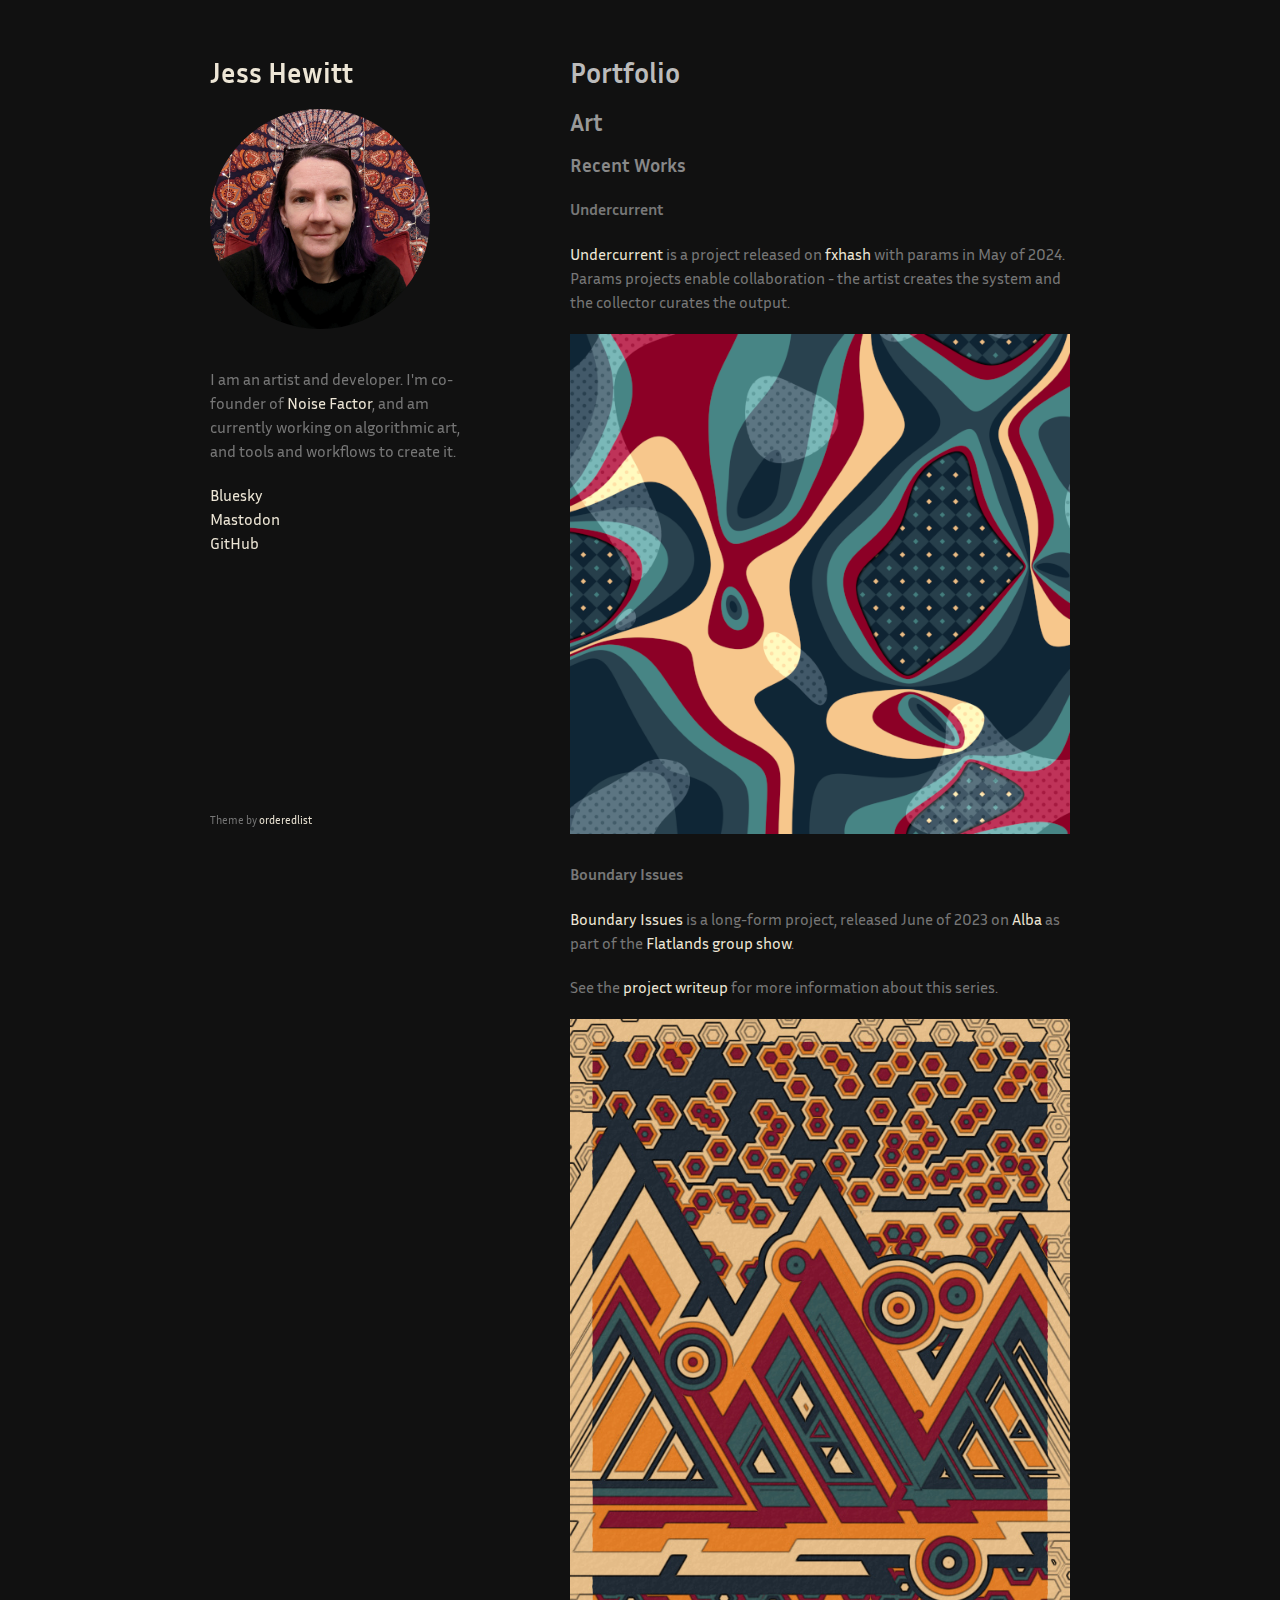
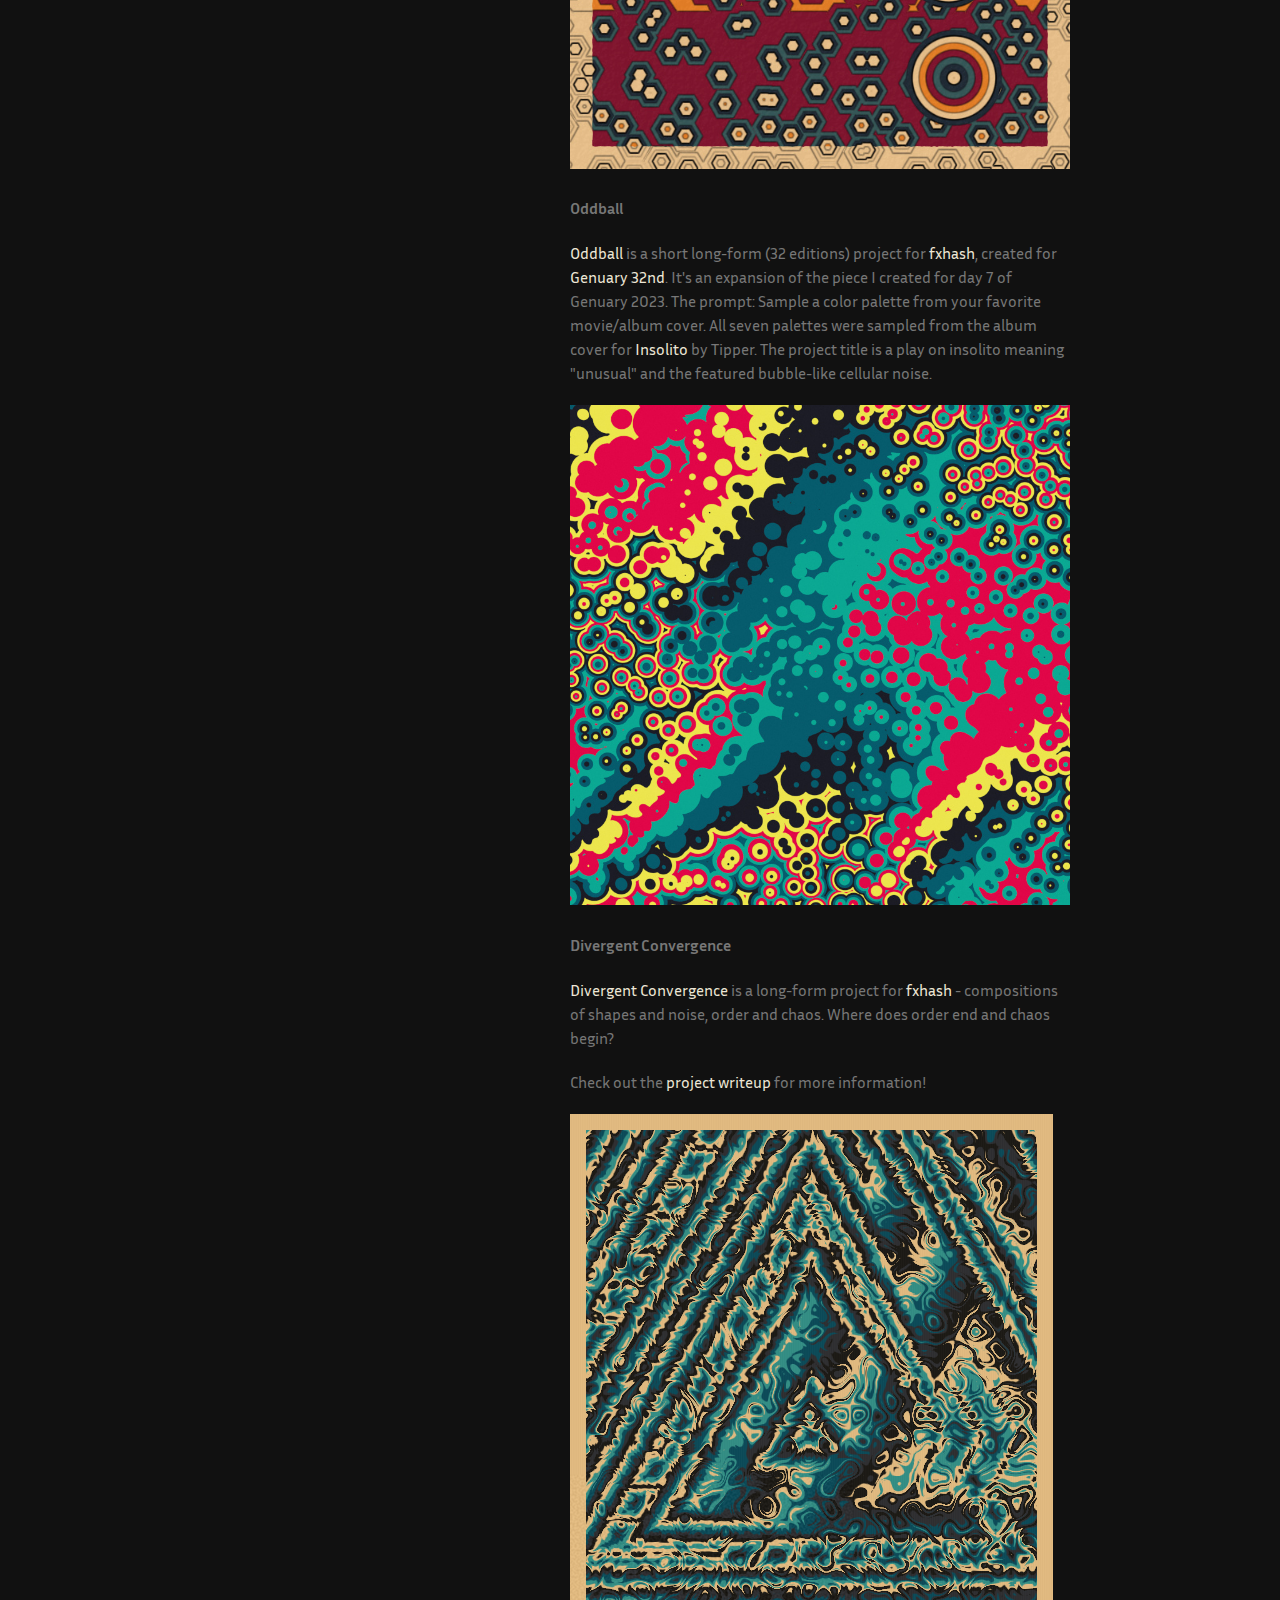
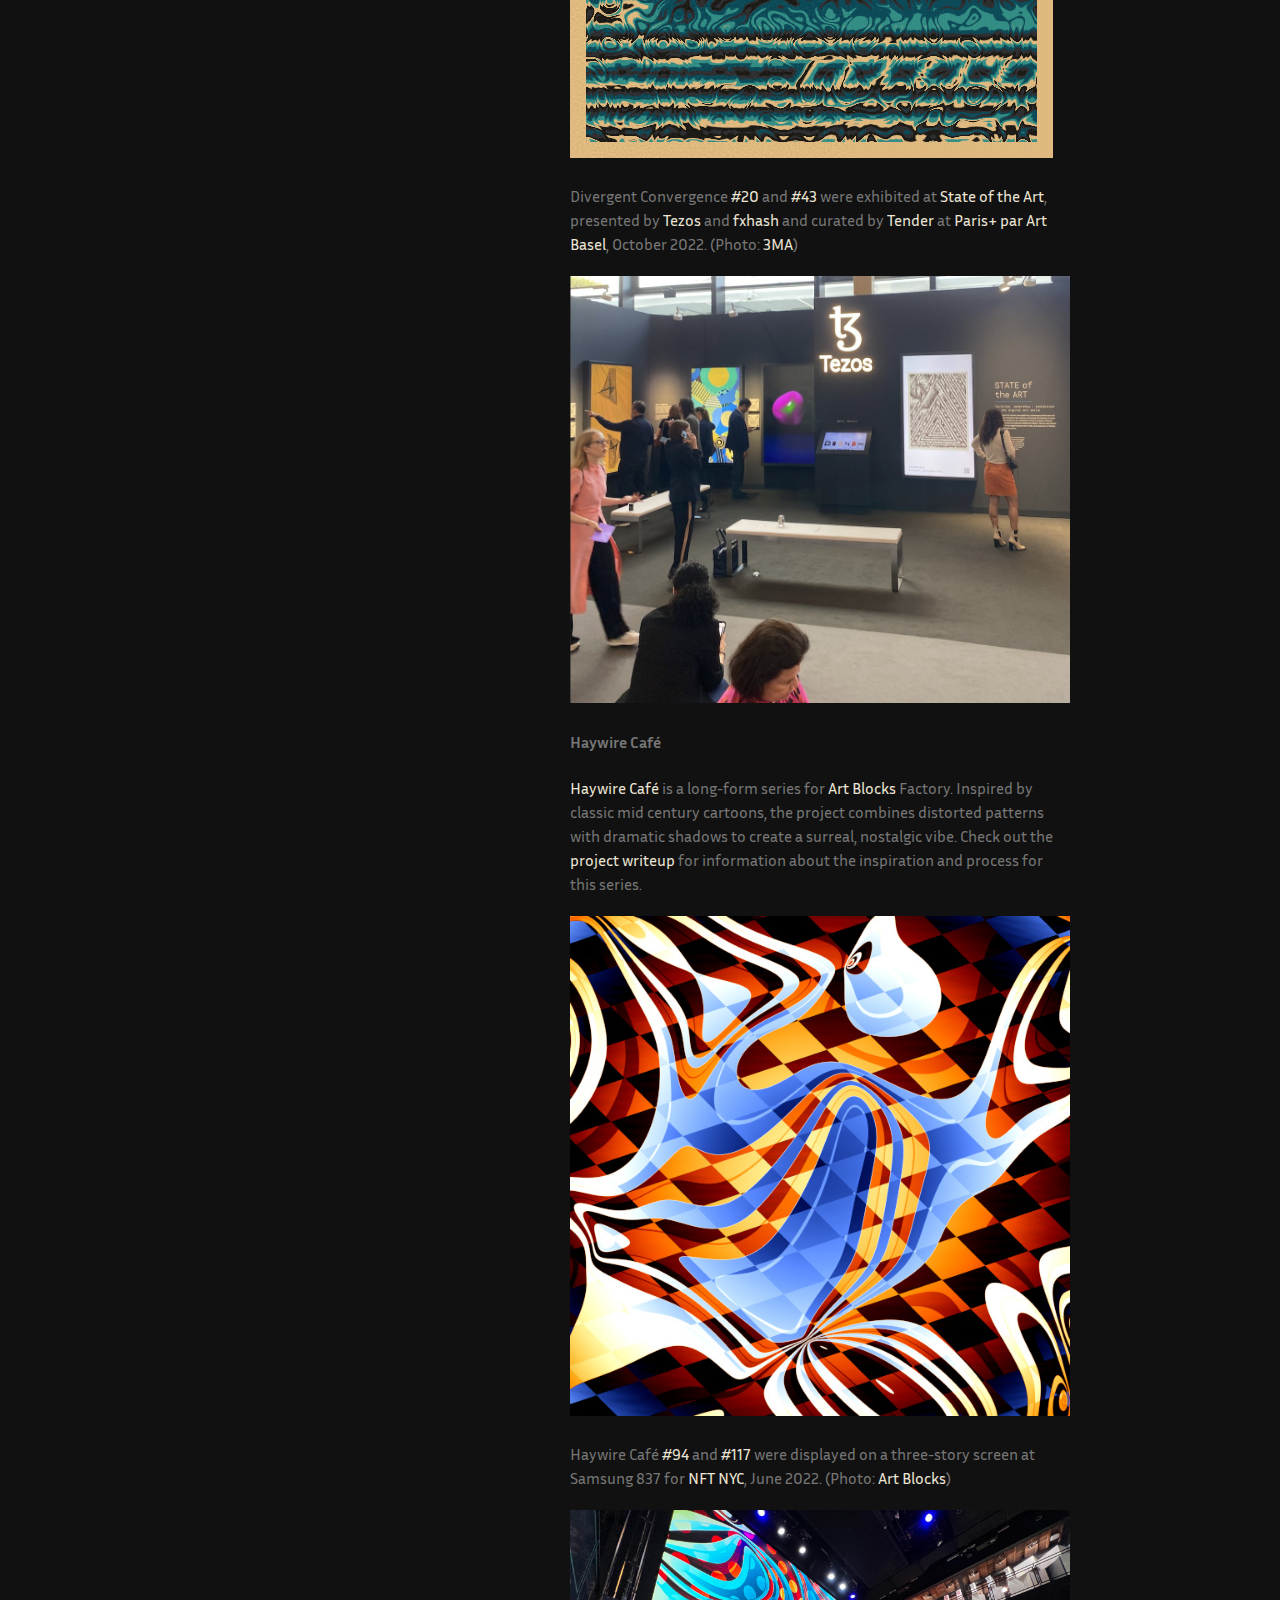
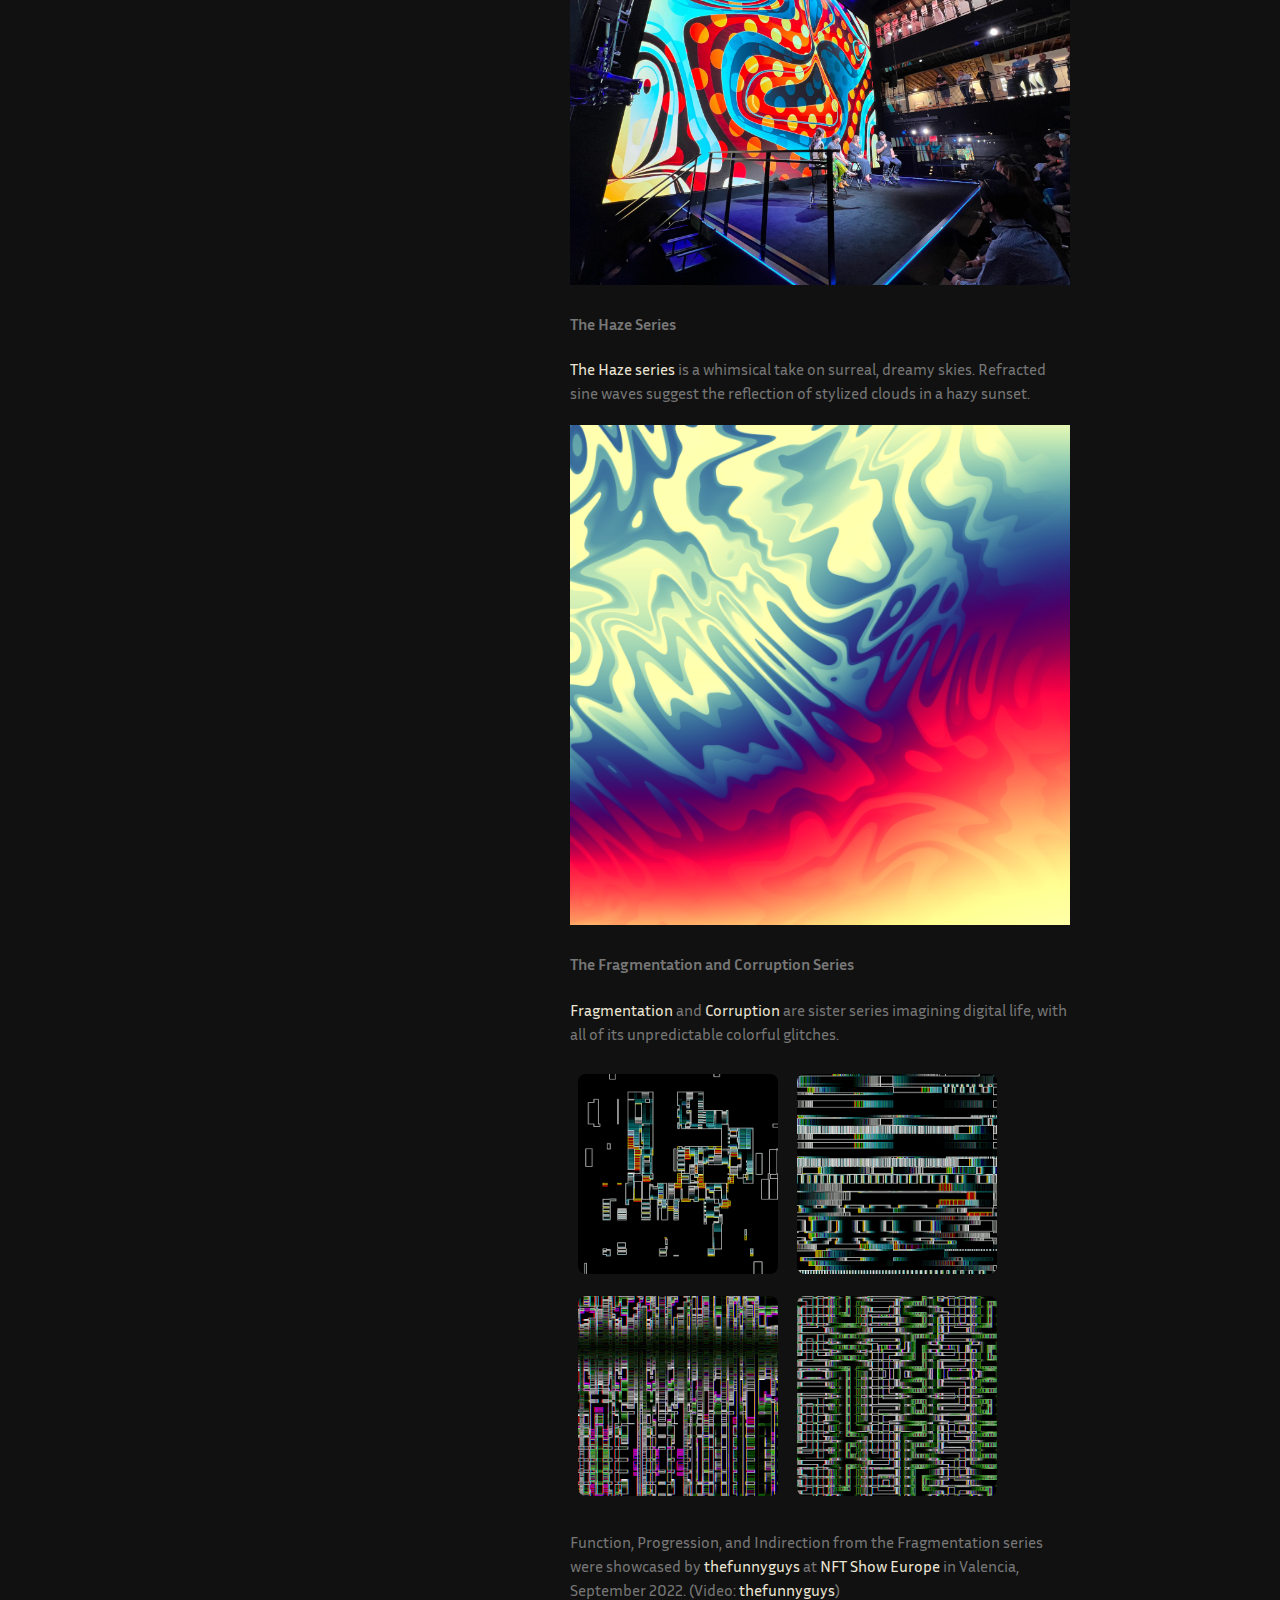
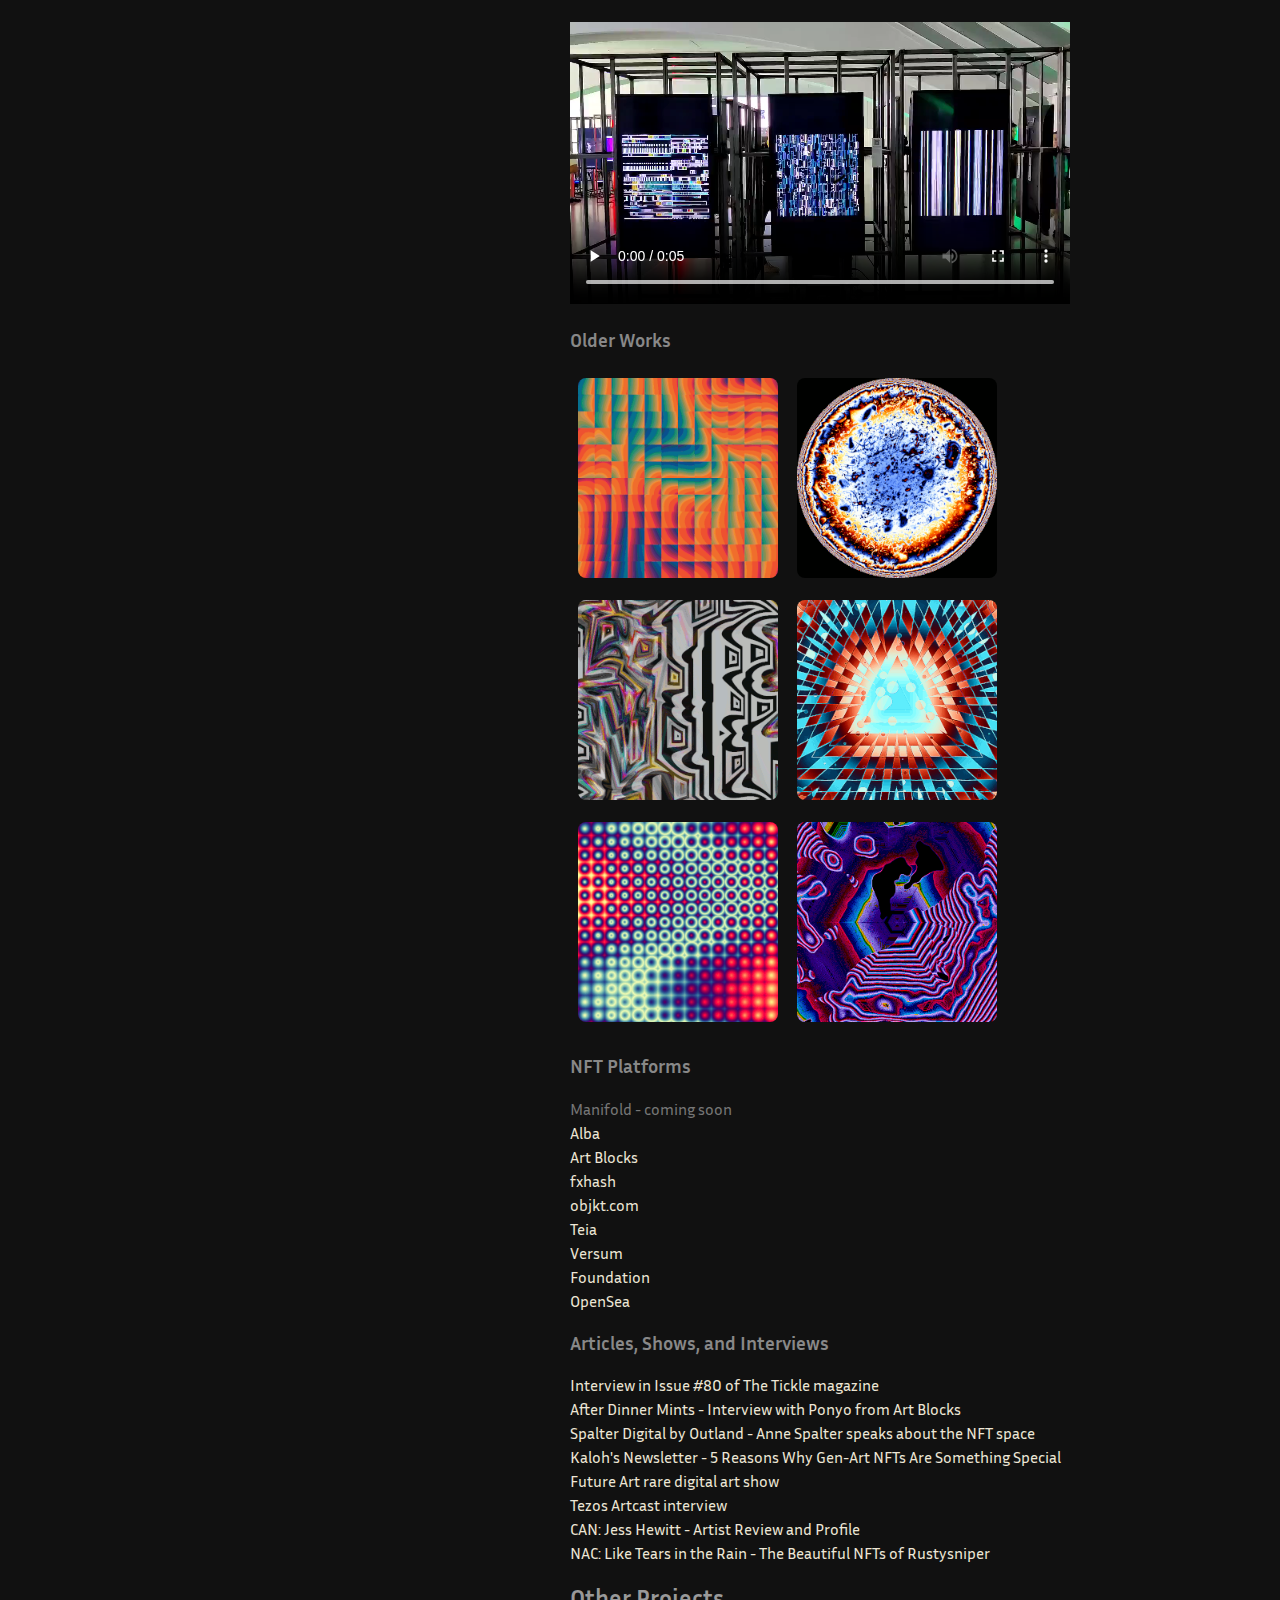
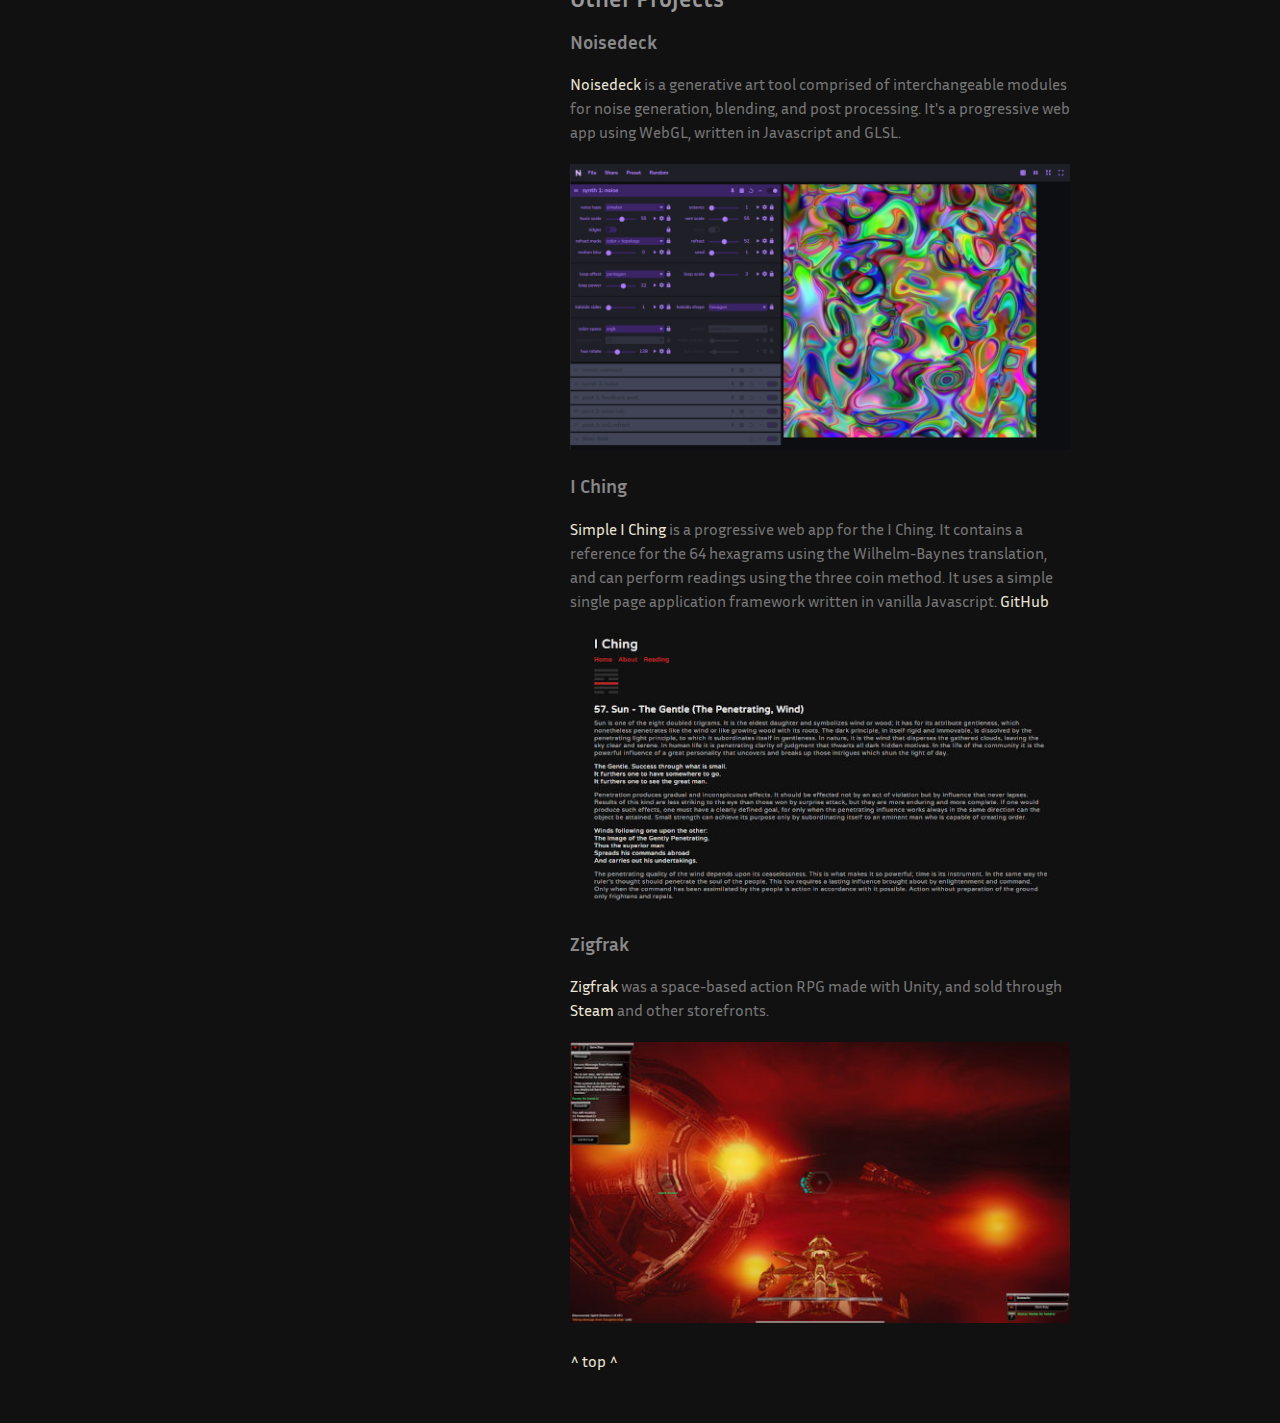
<file: site/index.html>
<!DOCTYPE html>
<html lang="en-US">

<head>
    <meta charset="UTF-8">
    <meta http-equiv="X-UA-Compatible" content="IE=edge">
    <meta name="viewport" content="width=device-width, initial-scale=1">
    <title>Jess Hewitt | Artist and Developer</title>
    <meta name="description" content="Portfolio page for Jess Hewitt" />

    <link rel="stylesheet" href="./css/style.css">
    <link rel="icon" href="./img/favicon.png">
</head>

<body>
    <a name="top"></a>
    <div class="wrapper">
        <header>
            <h1><a href="./index.html">Jess Hewitt</a></h1>

            <img src="./img/jess-2022-800.jpg" alt="Jess Hewitt" class="profile-image" />

            <p>I am an artist and developer. I'm co-founder of <a href="https://noisefactor.io/">Noise Factor</a>, and am currently working on algorithmic art, and tools and workflows to create it.</p>

            <ul>
                <li>
                    <a rel="me" href="https://bsky.app/profile/jesshewitt.art">Bluesky</a>
                </li>
                <li>
                    <a rel="me" href="https://genart.social/@jesshewitt">Mastodon</a>
                </li>
                <li>
                    <a href="https://github.com/jesshewitt">GitHub</a>
                </li>
            </ul>

        </header>
        <section>
            
            <h1>Portfolio</h1>

            <h2>Art</h2>

            <h3>Recent Works</h3>

            <h4>Undercurrent</h4>
            <p><a href="https://www.fxhash.xyz/generative/30857">Undercurrent</a> is a project released on <a href="https://www.fxhash.xyz/">fxhash</a> with params in May of 2024. Params projects enable collaboration - the artist creates the system and the collector curates the output.</p>
            <a href="./img/Undercurrent.png"><img src="./img/Undercurrent-600.png" alt="Undercurrent"></a>

            <h4>Boundary Issues</h4>
            <p><a href="https://www.alba.art/projects/boundary-issues">Boundary Issues</a> is a long-form project, released June of 2023 on <a href="https://www.alba.art/">Alba</a> as part of the <a href="https://www.alba.art/exhibitions/flatlands">Flatlands group show</a>.</p>
            <p>See the <a href="./boundary-issues.html">project writeup</a> for more information about this series.</p>
            <img src="./img/bi/bi-final.jpg" alt="Boundary Issues">

            <h4>Oddball</h4>
            <p><a href="https://www.fxhash.xyz/generative/24773">Oddball</a> is a short long-form (32 editions) project for <a href="https://www.fxhash.xyz/">fxhash</a>, created for <a href="https://twitter.com/fx_hash_/status/1620162379748343809">Genuary 32nd</a>. 
                It's an expansion of the piece I created for day 7 of Genuary 2023. The prompt: Sample a color palette from your favorite movie/album cover. 
                All seven palettes were sampled from the album cover for <a href="https://tipper.bandcamp.com/album/insolito">Insolito</a> by Tipper.
             The project title is a play on insolito meaning "unusual" and the featured bubble-like cellular noise.</p>
            <img src="./img/oddball.jpg" alt="Oddball">

            <h4>Divergent Convergence</h4>
            <p><a href="https://www.fxhash.xyz/generative/13587">Divergent Convergence</a> is a long-form project for <a href="https://www.fxhash.xyz/">fxhash</a> - compositions of shapes and noise, order and chaos. Where does order end and chaos begin?</p>
            <p>
                Check out the <a href="./dc.html">project writeup</a> for more information!
            </p>
            <img src="./img/Divergent-Convergence.png" alt="Divergent Convergence">
            <p></p>
            <p>
                Divergent Convergence <a href="https://www.fxhash.xyz/gentk/751157">#20</a> and <a href="https://www.fxhash.xyz/gentk/751663">#43</a> were exhibited at <a href="https://tezos.com/events/paris-plus#the-evolution-of-generative-art">State of the Art</a>, 
                presented by <a href="https://tezos.com/">Tezos</a> and <a href="https://www.fxhash.xyz/">fxhash</a> and curated by <a href="https://tender.art/">Tender</a> at <a href="https://parisplus.artbasel.com/">Paris+ par Art Basel</a>, October 2022. 
                (Photo: <a href="https://twitter.com/3MAem">3MA</a>)
            </p>
            <img src="./img/dc20-art-basel.jpg" alt="Divergent Convergence #20 at State of the Art">


            <h4>Haywire Café</h4>
            <p>
                <a href="https://www.artblocks.io/project/262">Haywire Café</a> is a long-form series for <a href="https://www.artblocks.io/">Art Blocks</a> Factory. Inspired by classic mid century cartoons, the project combines distorted patterns with dramatic shadows to create a surreal, nostalgic vibe.
                Check out the <a href="https://jesshewitt.github.io/haywire-cafe/">project writeup</a> for information about the inspiration and process for this series.
            </p>
            <a href="./img/hc94-2400.jpg"><img src="./img/hc94-600.jpg" alt="Haywire Cafe #94"></a>
            <p></p>
            <p>
                Haywire Café <a href="https://www.artblocks.io/collections/presents/projects/0xa7d8d9ef8d8ce8992df33d8b8cf4aebabd5bd270/262/tokens/262000094">#94</a> and <a href="https://www.artblocks.io/collections/presents/projects/0xa7d8d9ef8d8ce8992df33d8b8cf4aebabd5bd270/262/tokens/262000117">#117</a> 
                were displayed on a three-story screen at Samsung 837 for <a href="https://www.nft.nyc/">NFT NYC</a>, June 2022. (Photo: <a href="https://www.artblocks.io/">Art Blocks</a>)
            </p>
            <img src="./img/hc117-nft-nyc.jpg" alt="Haywire Cafe #117 at NFT NYC">
            

            <h4>The Haze Series</h4>
            <p>
                <a href="https://foundation.app/@jesshewitt">The Haze series</a> is a whimsical take on surreal, dreamy skies. Refracted sine waves suggest the reflection of stylized clouds in a hazy sunset.
            </p>
            <a href="./img/haze-7.png"><img src="./img/haze-7-600.png" alt="Haze 7 - Revolution"></a>


            <h4>The Fragmentation and Corruption Series</h4>

            <p>
                <a href="https://teia.art/jesshewitt">Fragmentation</a> and <a href="https://teia.art/jesshewitt">Corruption</a> are sister series imagining digital life, with all of its unpredictable colorful glitches.
            </p>
            <img src="./img/construction.gif" alt="Construction" class="art-image">
            <img src="./img/function.gif" alt="Function" class="art-image">
            <img src="./img/sector-wipe.gif" alt="Sector Wipe" class="art-image">
            <img src="./img/glitch.gif" alt="Glitch" class="art-image">
            <p></p>
            <p>
                Function, Progression, and Indirection from the Fragmentation series were showcased by <a href="https://outland.art/thefunnyguys/">thefunnyguys</a> at <a href="https://t.co/coqxQtA2zK">NFT Show Europe</a> in Valencia, September 2022. (Video: <a href="https://twitter.com/thefunnyguysNFT">thefunnyguys</a>)
            </p>

            <video width="500" height="282" controls>
                <source src="./img/fragmentation-nft-show-europe.mp4" type="video/mp4">
            </video>
            <p></p>
            

            <h3>Older Works</h3>

            <img src="./img/1600207305206.gif" alt="Not Raving but Drowning" class="art-image">

            <img src="./img/1602386227677.gif" alt="Galactic Cell" class="art-image">

            <img src="./img/1612859679057.gif" alt="Illusion" class="art-image">

            <img src="./img/1615673046785.gif" alt="Bubbluminati" class="art-image">

            <img src="./img/1617055570556.gif" alt="Pulse" class="art-image">

            <img src="./img/1621288418507.gif" alt="Disintegration" class="art-image">

            <p></p>
            <h3>NFT Platforms</h3>
            <ul>
                <li>Manifold - coming soon</li>
                <li>
                    <a href="https://www.alba.art/profiles/0x9499A3e9628962f7064f5e521452AA1DAbD86edc">Alba</a>
                </li>
                <li>
                    <a href="https://www.artblocks.io/user/0x9499a3e9628962f7064f5e521452aa1dabd86edc">Art Blocks</a>
                </li>
                <li>
                    <a href="https://www.fxhash.xyz/u/jesshewitt">fxhash</a>
                </li>
                <li>
                    <a href="https://objkt.com/profile/jesshewitt/created">objkt.com</a>
                </li>
                <li>
                    <a href="https://teia.art/jesshewitt">Teia</a>
                </li>
                <li>
                    <a href="https://versum.xyz/user/tz1Y7iKsQVTa5wJC8VxLJyB8ac3yEKu5w7HE/created">Versum</a>
                </li>  
                <li>
                    <a href="https://foundation.app/0x9499A3e9628962f7064f5e521452AA1DAbD86edc">Foundation</a>
                </li> 
                <li>
                    <a href="https://opensea.io/jesshewitt">OpenSea</a>
                </li> 
            </ul>

            <h3>Articles, Shows, and Interviews</h3>
            <ul>
                <li>
                    <a href="https://objkt.com/asset/KT1KhepNMQ38DQ84QzT2ijVtsP1cMrvAyzJj/3">Interview in Issue #80 of The Tickle magazine</a>
                </li>
                <li>
                    <a href="https://www.youtube.com/watch?v=V8tPw0E9Omo">After Dinner Mints - Interview with Ponyo from Art Blocks</a>
                </li>
                <li>
                    <a href="https://outland.art/anne-spalter/">Spalter Digital by Outland - Anne Spalter speaks about the NFT space</a>
                </li>
                <li>
                    <a href="https://www.kaloh.xyz/p/-5-reasons-why-gen-art-nfts-are-something">Kaloh's Newsletter - 5 Reasons Why Gen-Art NFTs Are Something Special</a>
                </li>
                <li>
                    <a href="https://futureart.io/">Future Art rare digital art show</a>
                </li>
                <li>
                    <a href="https://www.youtube.com/watch?v=_pCmLJypN0E">Tezos Artcast interview</a>
                </li>
                <li>
                    <a href="https://cryptoartnfts.com/?p=203">CAN: Jess Hewitt - Artist Review and Profile</a>
                </li>
                <li>
                    <a href="https://niftyartcollector.substack.com/p/like-tears-in-the-rain">NAC: Like Tears in the Rain - The Beautiful NFTs of
                    Rustysniper</a>
                </li> 
            </ul>

            <!--
            <h3>Galleries</h3>
            <ul>
                <li>
                    <a href="https://showtime.xyz/@jesshewitt">My profile on Showtime</a>
                </li>
                <li>
                    <a href="https://oncyber.io/@tz1y7iksqvta5wjc8vxljyb8ac3yeku5w7he">Metaverse galleries on Cyber</a>
                </li>
                <li>
                    <a href="https://oncyber.io/exhibits/FWrX8IBpakyxYXrklmSr">StairwaytoMetaverseCoal gallery on Cyber by a16b</a>
                </li>
                <li>
                    <a href="https://firstedition.xyz/sublime-spectrum-gallery">FirstEdition Sublime
                    Spectrum Gallery</a>
                </li>
                <li>
                    <a href="https://flawnt.me/gallery/txHMtOg8peLbXBh06gxz">Nifty Pride Centre for
                    the Arts Gallery</a>
                </li>  
            </ul>
        -->

            <h2>Other Projects</h2>
            <h3>Noisedeck</h3>
            <p>
                <a href="https://noisedeck.app/">Noisedeck</a> is a generative art tool
                comprised of interchangeable modules for noise generation, blending, and post processing.
                It's a progressive web app using WebGL, written in Javascript and GLSL.
            </p>
            <p>
            <img src="./img/noisedeck2025.jpg" alt="noisedeck">
            </p>

            <h3>I Ching</h3>
            <p>
                <a href="https://simpleiching.vercel.app/">Simple I Ching</a> is a
                progressive web app for the I Ching. It contains a reference for the 64 hexagrams using the
                Wilhelm-Baynes translation, and can perform readings using the three coin method. It uses a
                simple single page application framework written in vanilla Javascript. 
                <a href="https://github.com/jesshewitt/i-ching">GitHub</a>
            </p>
            <p>
                <img src="./img/iching.jpg" alt="iching">
            </p>

            <h3>Zigfrak</h3>
            <p>
                <a href="http://zigfrak.com/">Zigfrak</a> was a space-based action RPG made
                with Unity, and sold through <a
                    href="https://store.steampowered.com/app/259430/Zigfrak/">Steam</a> and
                other storefronts.
            </p>
            <p>
                <img src="./img/zigfrak.jpg" alt="zigfrak">
            </p>

            <a href="#top">^ top ^</a>
        </section>
        <footer>
            <p><small>Theme by <a href="https://github.com/orderedlist">orderedlist</a></small></p>
        </footer>
    </div>
    <script src="./js/scale.fix.js"></script>

</body>

</html>
</file>
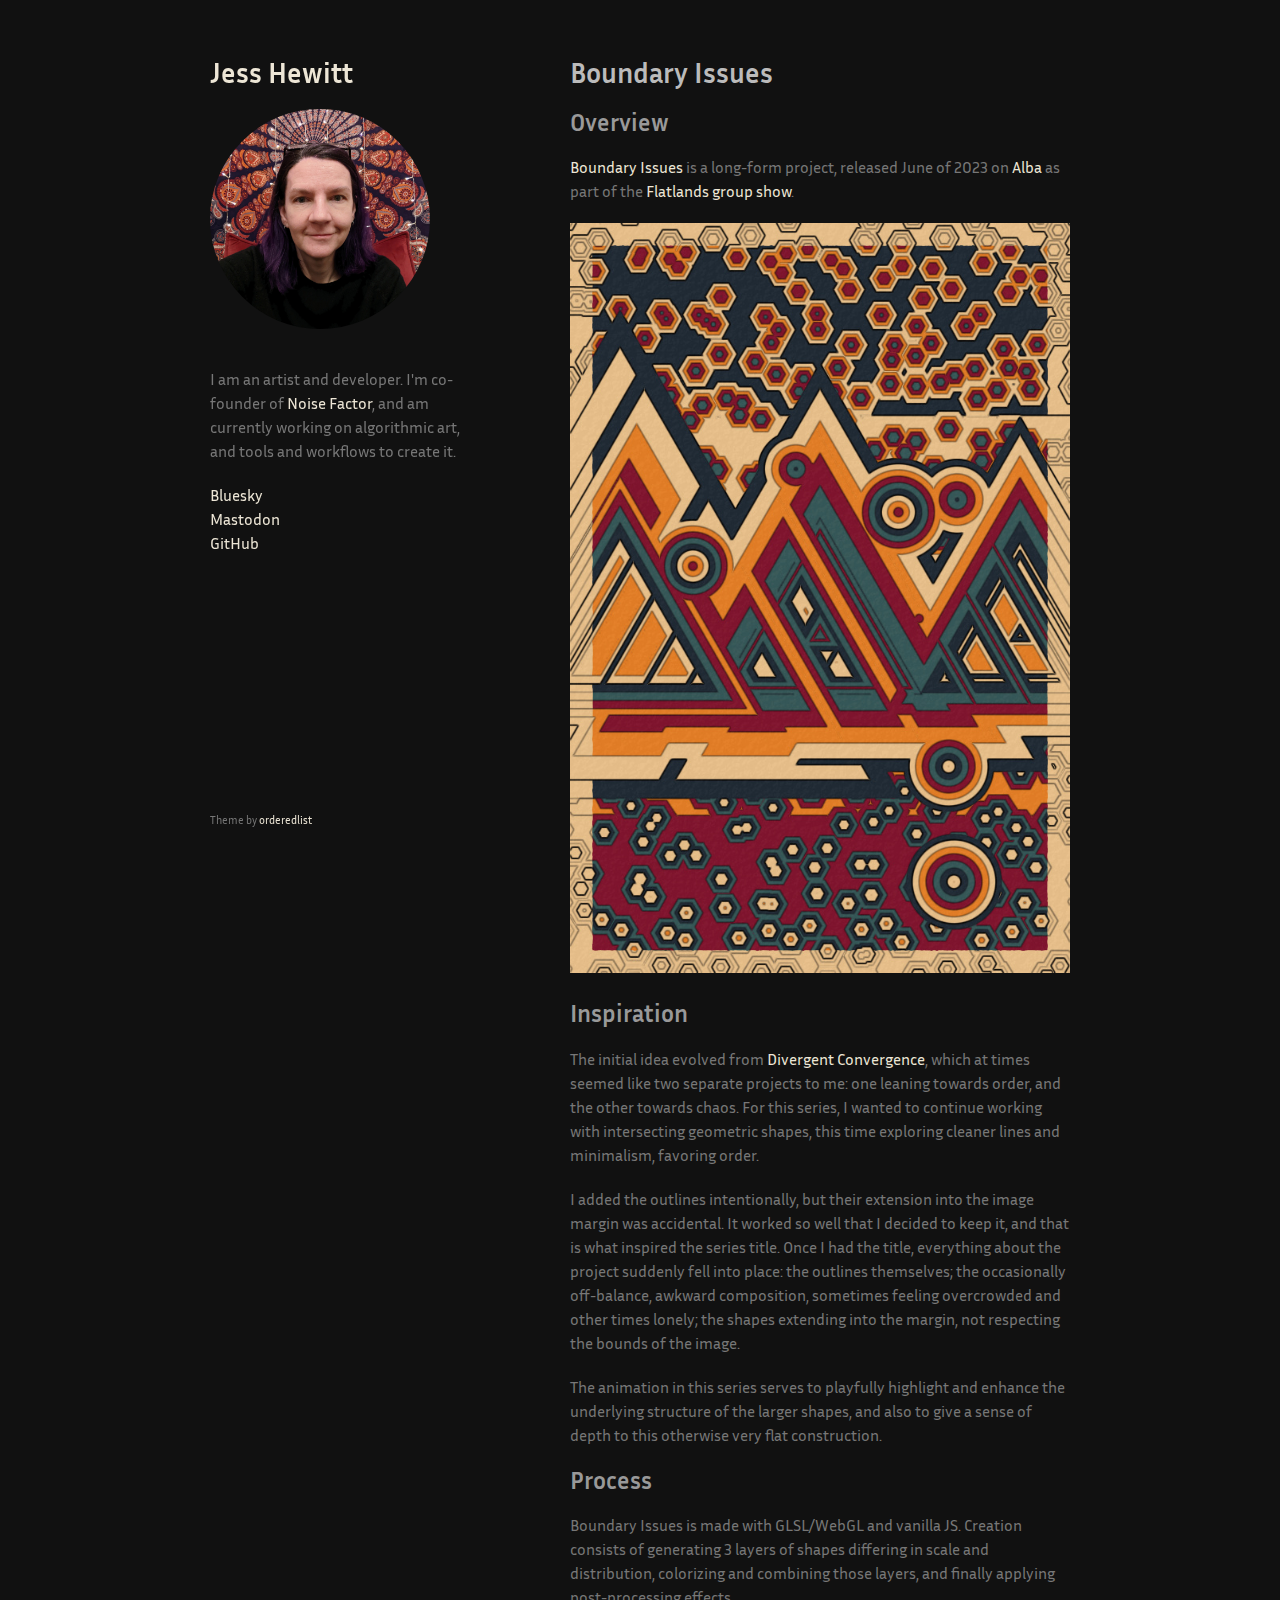
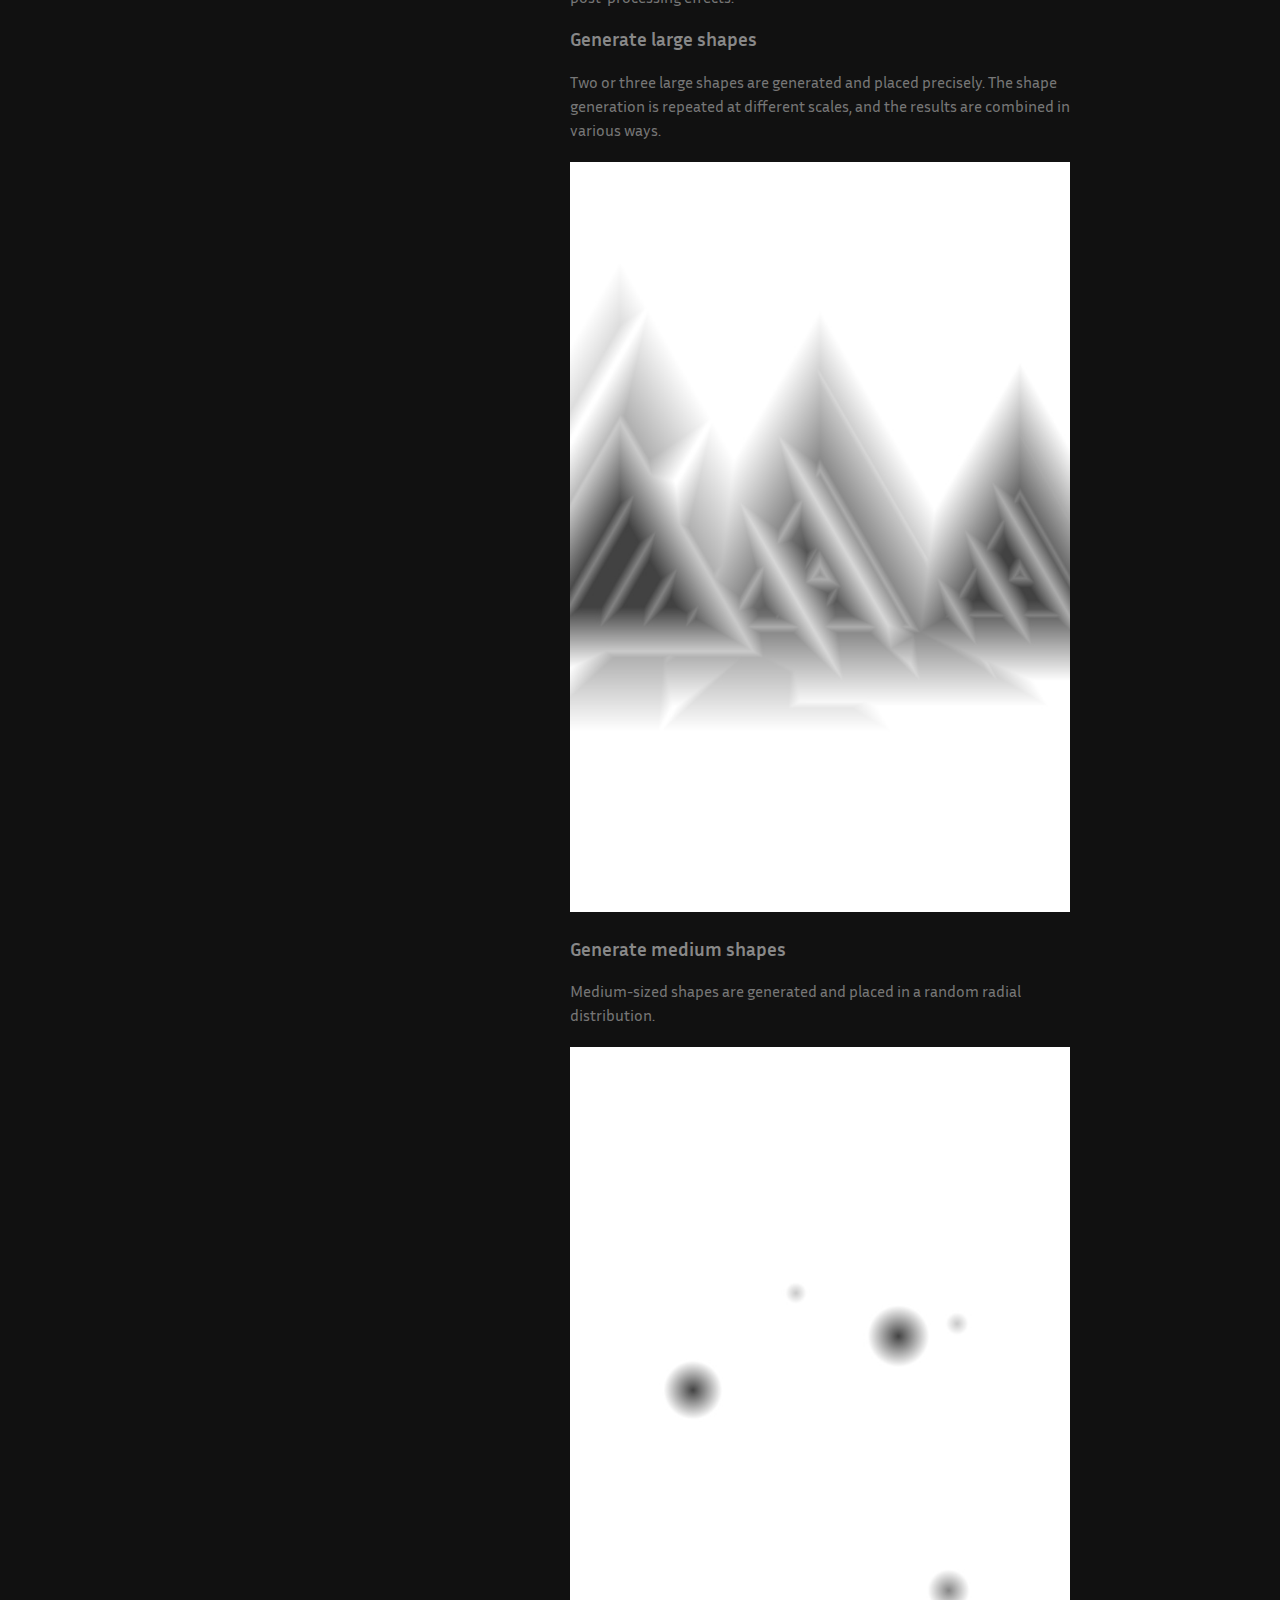
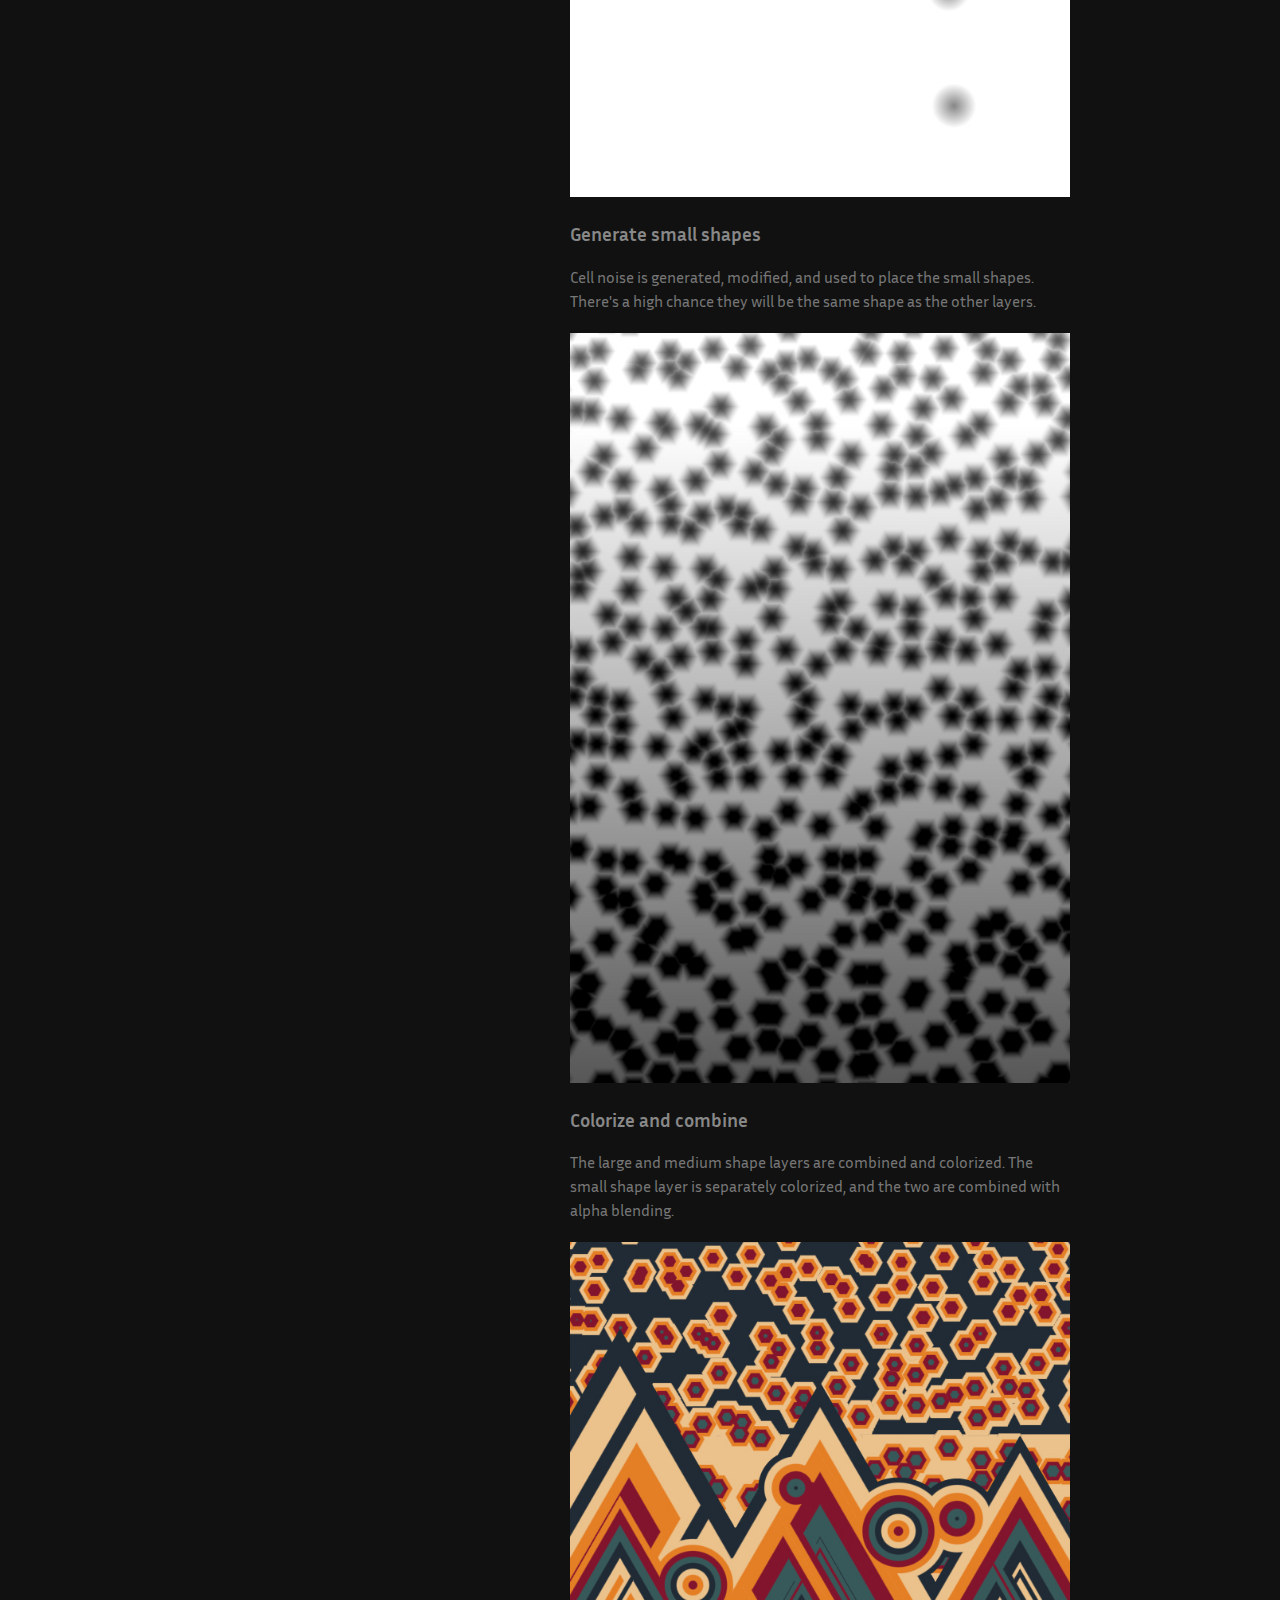
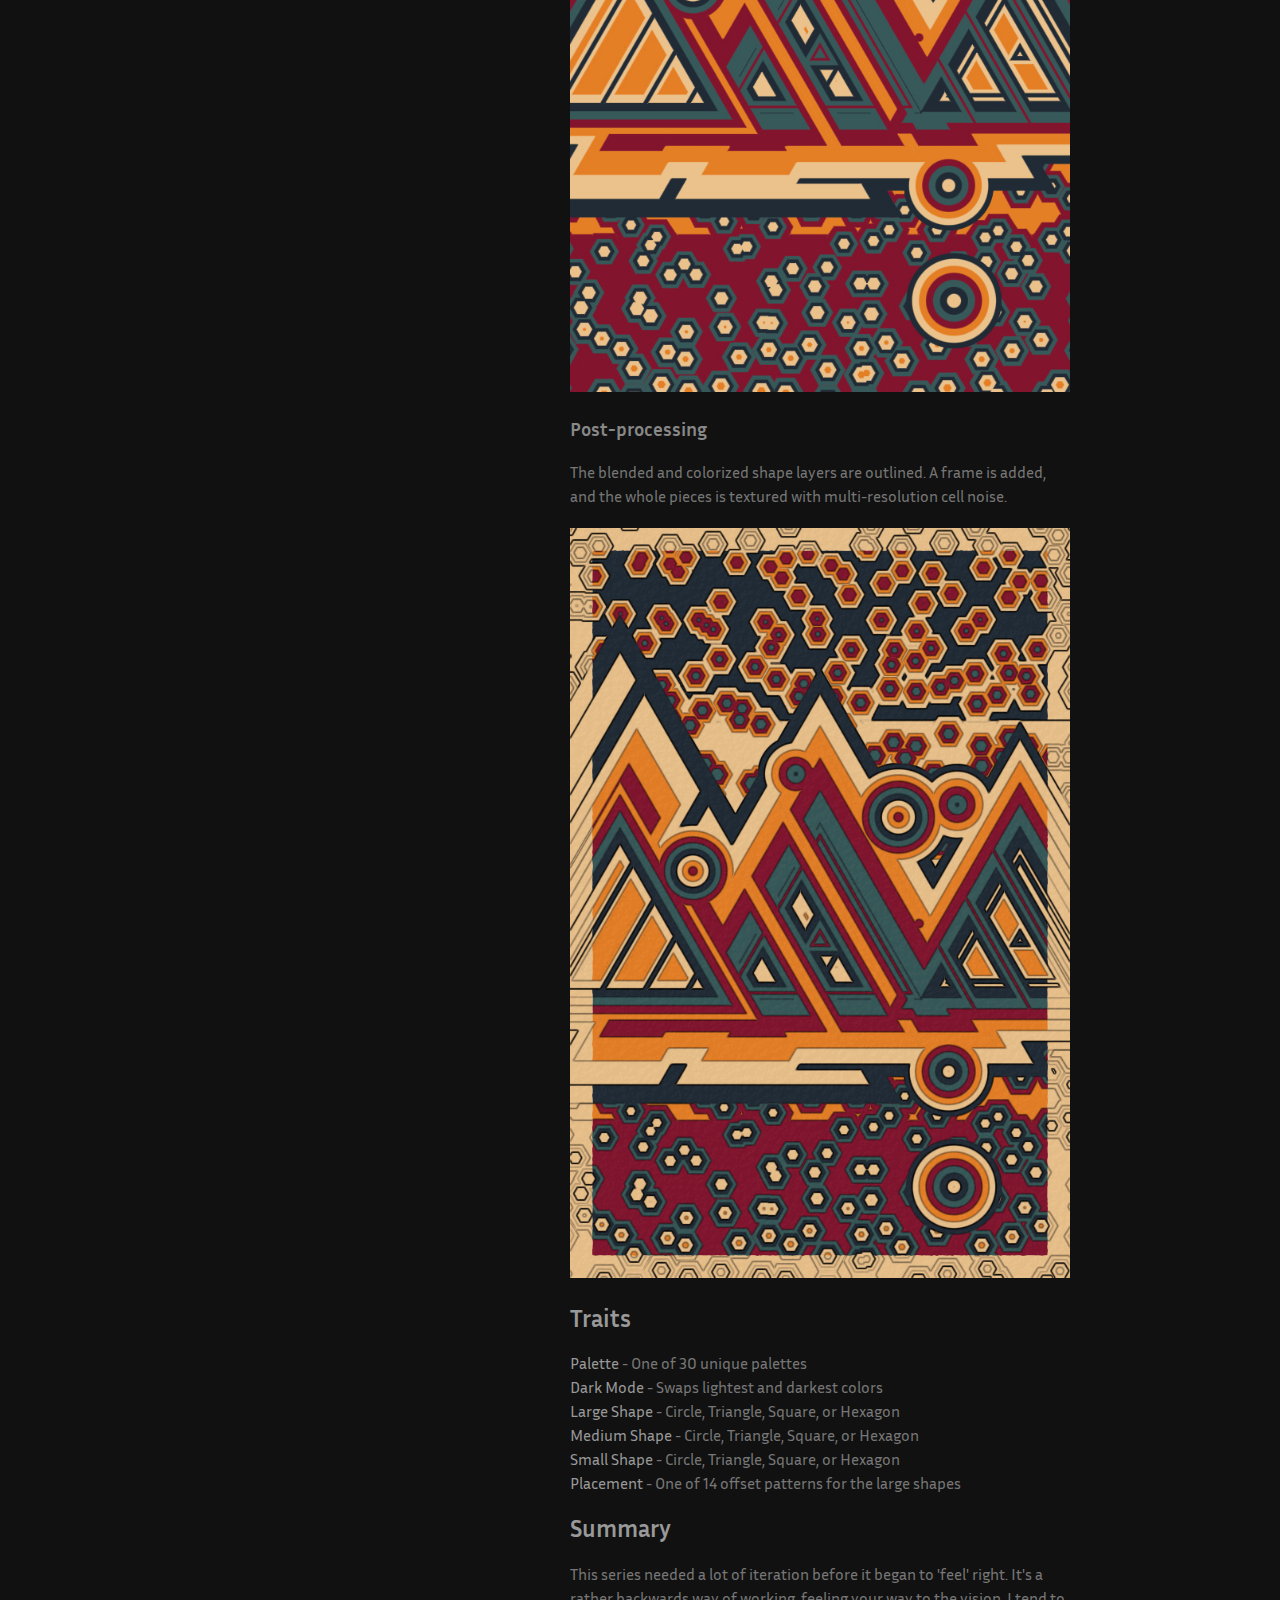
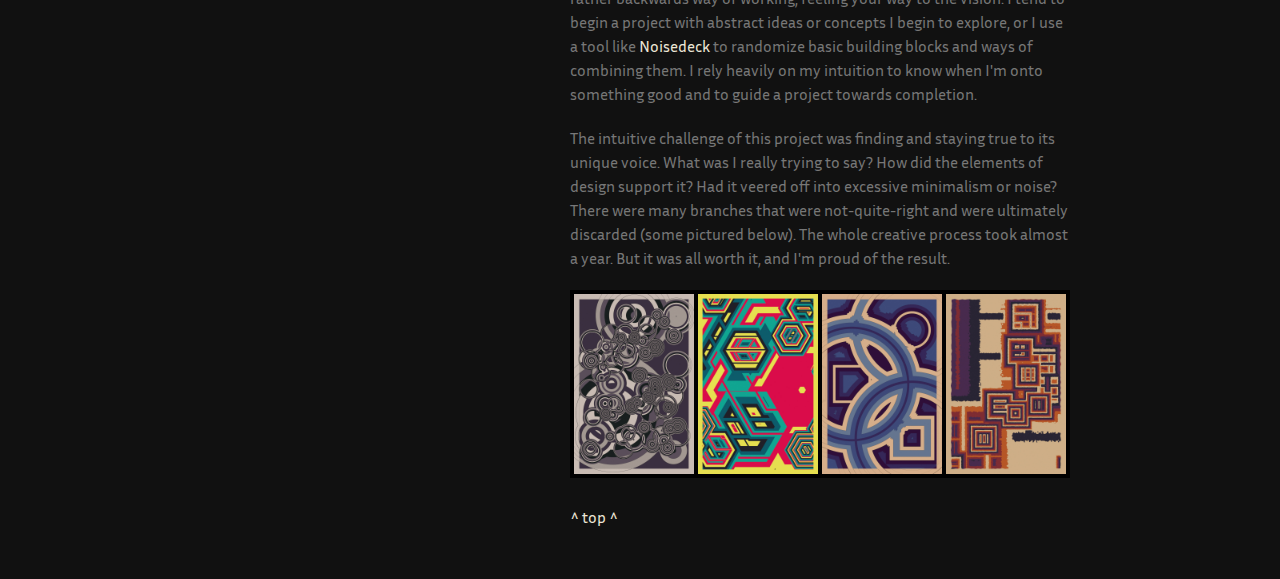
<file: site/boundary-issues.html>
<!DOCTYPE html>
<html lang="en-US">

<head>
    <meta charset="UTF-8">
    <meta http-equiv="X-UA-Compatible" content="IE=edge">
    <meta name="viewport" content="width=device-width, initial-scale=1">
    <title>Boundary Issues | Project Overview</title>
    <meta name="description" content="Project overview for Boundary Issues" />

    <link rel="stylesheet" href="./css/style.css">
    <link rel="icon" href="./img/favicon.png">
</head>

<body>
    <a name="top"></a>
    <div class="wrapper">
        <header>
            <h1><a href="./index.html">Jess Hewitt</a></h1>

            <img src="./img/jess-2022-800.jpg" alt="Jess Hewitt" class="profile-image" />

            <p>I am an artist and developer. I'm co-founder of <a href="https://noisefactor.io/">Noise Factor</a>, and am currently working on algorithmic art, and tools and workflows to create it.</p>

            <ul>
                <li>
                    <a rel="me" href="https://bsky.app/profile/jesshewitt.art">Bluesky</a>
                </li>
                <li>
                    <a rel="me" href="https://genart.social/@jesshewitt">Mastodon</a>
                </li>
                <li>
                    <a href="https://github.com/jesshewitt">GitHub</a>
                </li>
            </ul>

        </header>
        <section>
            
            <h1>Boundary Issues</h1>

            <h2>Overview</h2>
            
            <p>
                <a href="https://www.alba.art/projects/boundary-issues">Boundary Issues</a> is a long-form project, released June of 2023 on <a href="https://www.alba.art/">Alba</a> as part of the <a href="https://www.alba.art/exhibitions/flatlands">Flatlands group show</a>.
            </p>
            <img src="./img/bi/bi-final.jpg" alt="Boundary Issues">
            <hr>

            <h2>Inspiration</h2>
            <p>
                The initial idea evolved from <a href="https://www.fxhash.xyz/generative/13587">Divergent Convergence</a>, which at times seemed like two separate projects to me: one leaning towards order, and the other towards chaos. For this series, I wanted to continue working with intersecting geometric shapes, this time exploring cleaner lines and minimalism, favoring order. 
            </p>
            <p>
                I added the outlines intentionally, but their extension into the image margin was accidental. It worked so well that I decided to keep it, and that is what inspired the series title. Once I had the title, everything about the project suddenly fell into place: the outlines themselves; the occasionally off-balance, awkward composition, sometimes feeling overcrowded and other times lonely; the shapes extending into the margin, not respecting the bounds of the image. 
            </p>
            <p>
                The animation in this series serves to playfully highlight and enhance the underlying structure of the larger shapes, and also to give a sense of depth to this otherwise very flat construction.
            </p>


            <h2>Process</h2>
            <p>
                Boundary Issues is made with GLSL/WebGL and vanilla JS. Creation consists of generating 3 layers of shapes differing in scale and distribution, colorizing and combining those layers, and finally applying post-processing effects.
            </p>

            <h3>Generate large shapes</h3>
            <p>
                Two or three large shapes are generated and placed precisely. The shape generation is repeated at different scales, and the results are combined in various ways.
            </p>
            <img src="./img/bi/bi-large.jpg" alt="Large SDF shape layer">
            <hr>
            <h3>Generate medium shapes</h3>
            <p>
                Medium-sized shapes are generated and placed in a random radial distribution.
            </p>
            <img src="./img/bi/bi-medium.jpg" alt="Medium SDF shape layer">
            <hr>
            <h3>Generate small shapes</h3>
            <p>
                Cell noise is generated, modified, and used to place the small shapes. There's a high chance they will be the same shape as the other layers.
            </p>
            <img src="./img/bi/bi-small.jpg" alt="Small SDF shape layer">
            <hr>
            <h3>Colorize and combine</h3>
            <p>
                The large and medium shape layers are combined and colorized. The small shape layer is separately colorized, and the two are combined with alpha blending. 
            </p>
            <img src="./img/bi/bi-combined.jpg" alt="Combined and colorized shape layers">
            <hr>
            <h3>Post-processing</h3>
            <p>
                The blended and colorized shape layers are outlined. A frame is added, and the whole pieces is textured with multi-resolution cell noise.
            </p>
            <img src="./img/bi/bi-final.jpg" alt="Final result">
            <hr>
            <h2>Traits</h2>
            <ul>
                <li><b>Palette</b> - One of 30 unique palettes</li>
                <li><b>Dark Mode</b> - Swaps lightest and darkest colors</li>
                <li><b>Large Shape</b> - Circle, Triangle, Square, or Hexagon</li>
                <li><b>Medium Shape</b> - Circle, Triangle, Square, or Hexagon</li>
                <li><b>Small Shape</b> - Circle, Triangle, Square, or Hexagon</li>
                <li><b>Placement</b> - One of 14 offset patterns for the large shapes</li>
            </ul>

            <h2>Summary</h2>
            <p>
                This series needed a lot of iteration before it began to 'feel' right. It's a rather backwards way of working, feeling your way to the vision. I tend to begin a project with abstract ideas or concepts I begin to explore, or I use a tool like <a href="https://noisedeck.app">Noisedeck</a> to randomize basic building blocks and ways of combining them. 
                I rely heavily on my intuition to know when I'm onto something good and to guide a project towards completion. 
            </p>
            <p>
                The intuitive challenge of this project was finding and staying true to its unique voice. What was I really trying to say? How did the elements of design support it? Had it veered off into excessive minimalism or noise? There were many branches that were not-quite-right and were ultimately discarded (some pictured below). The whole creative process took almost a year. But it was all worth it, and I'm proud of the result.
            </p>

            <a href="./img/bi/rejected.jpg"><img src="./img/bi/rejected.jpg" alt="Rejected branches"></a>
            <hr>

            <a href="#top">^ top ^</a>
        </section>
        <footer>
            <p><small>Theme by <a href="https://github.com/orderedlist">orderedlist</a></small></p>
        </footer>
    </div>
    <script src="./js/scale.fix.js"></script>

</body>

</html>
</file>
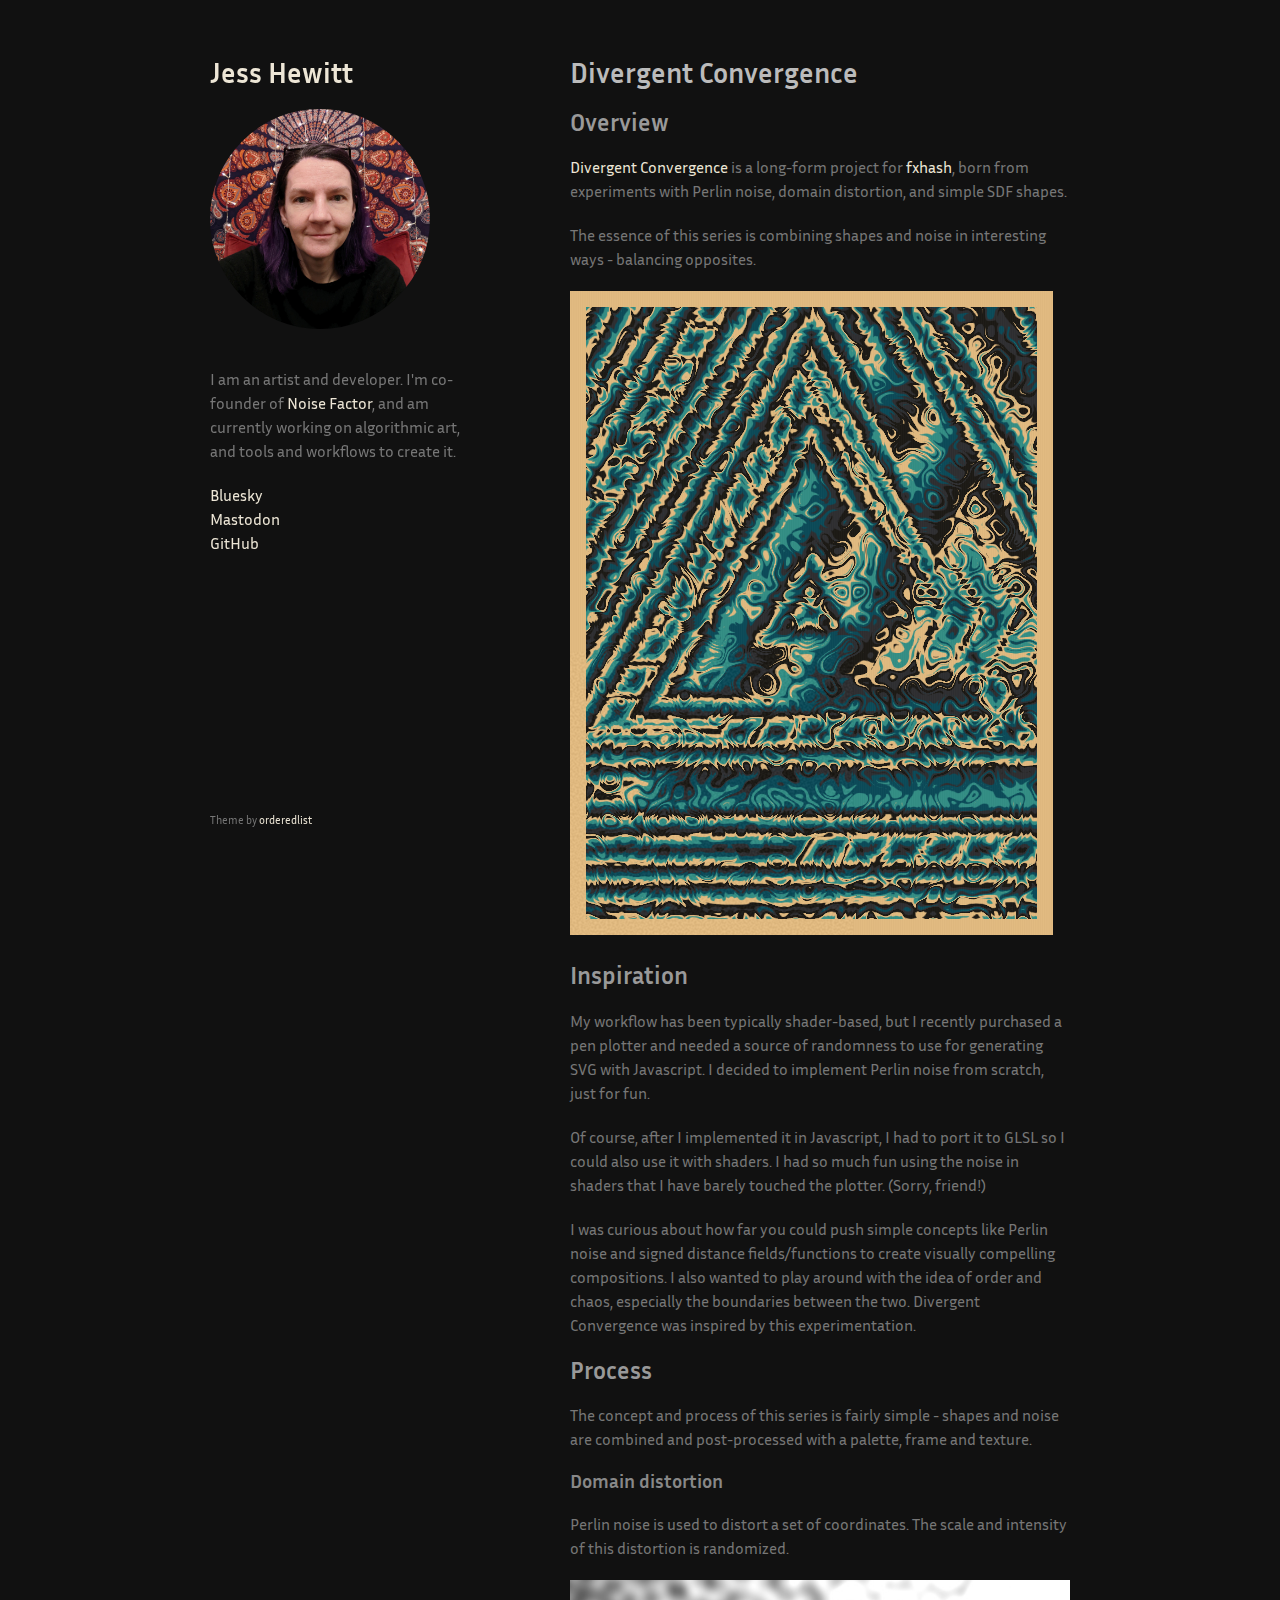
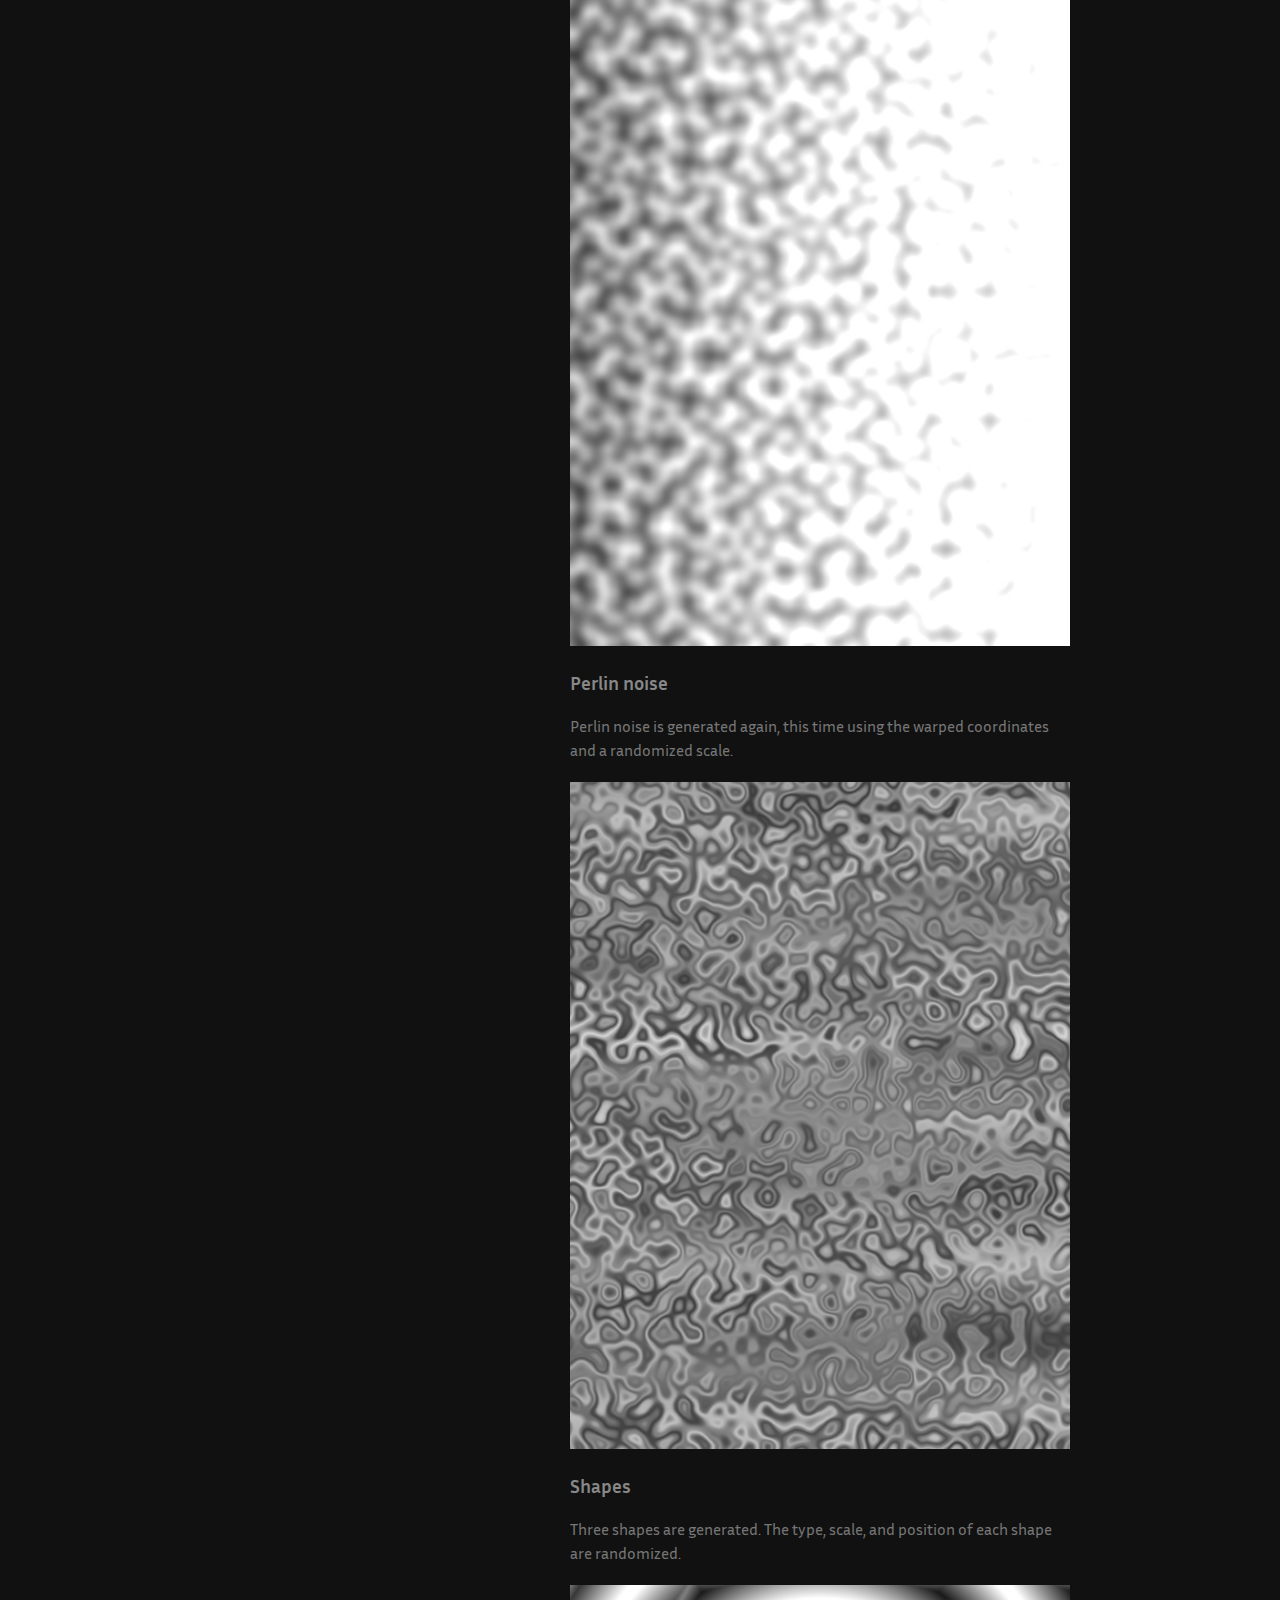
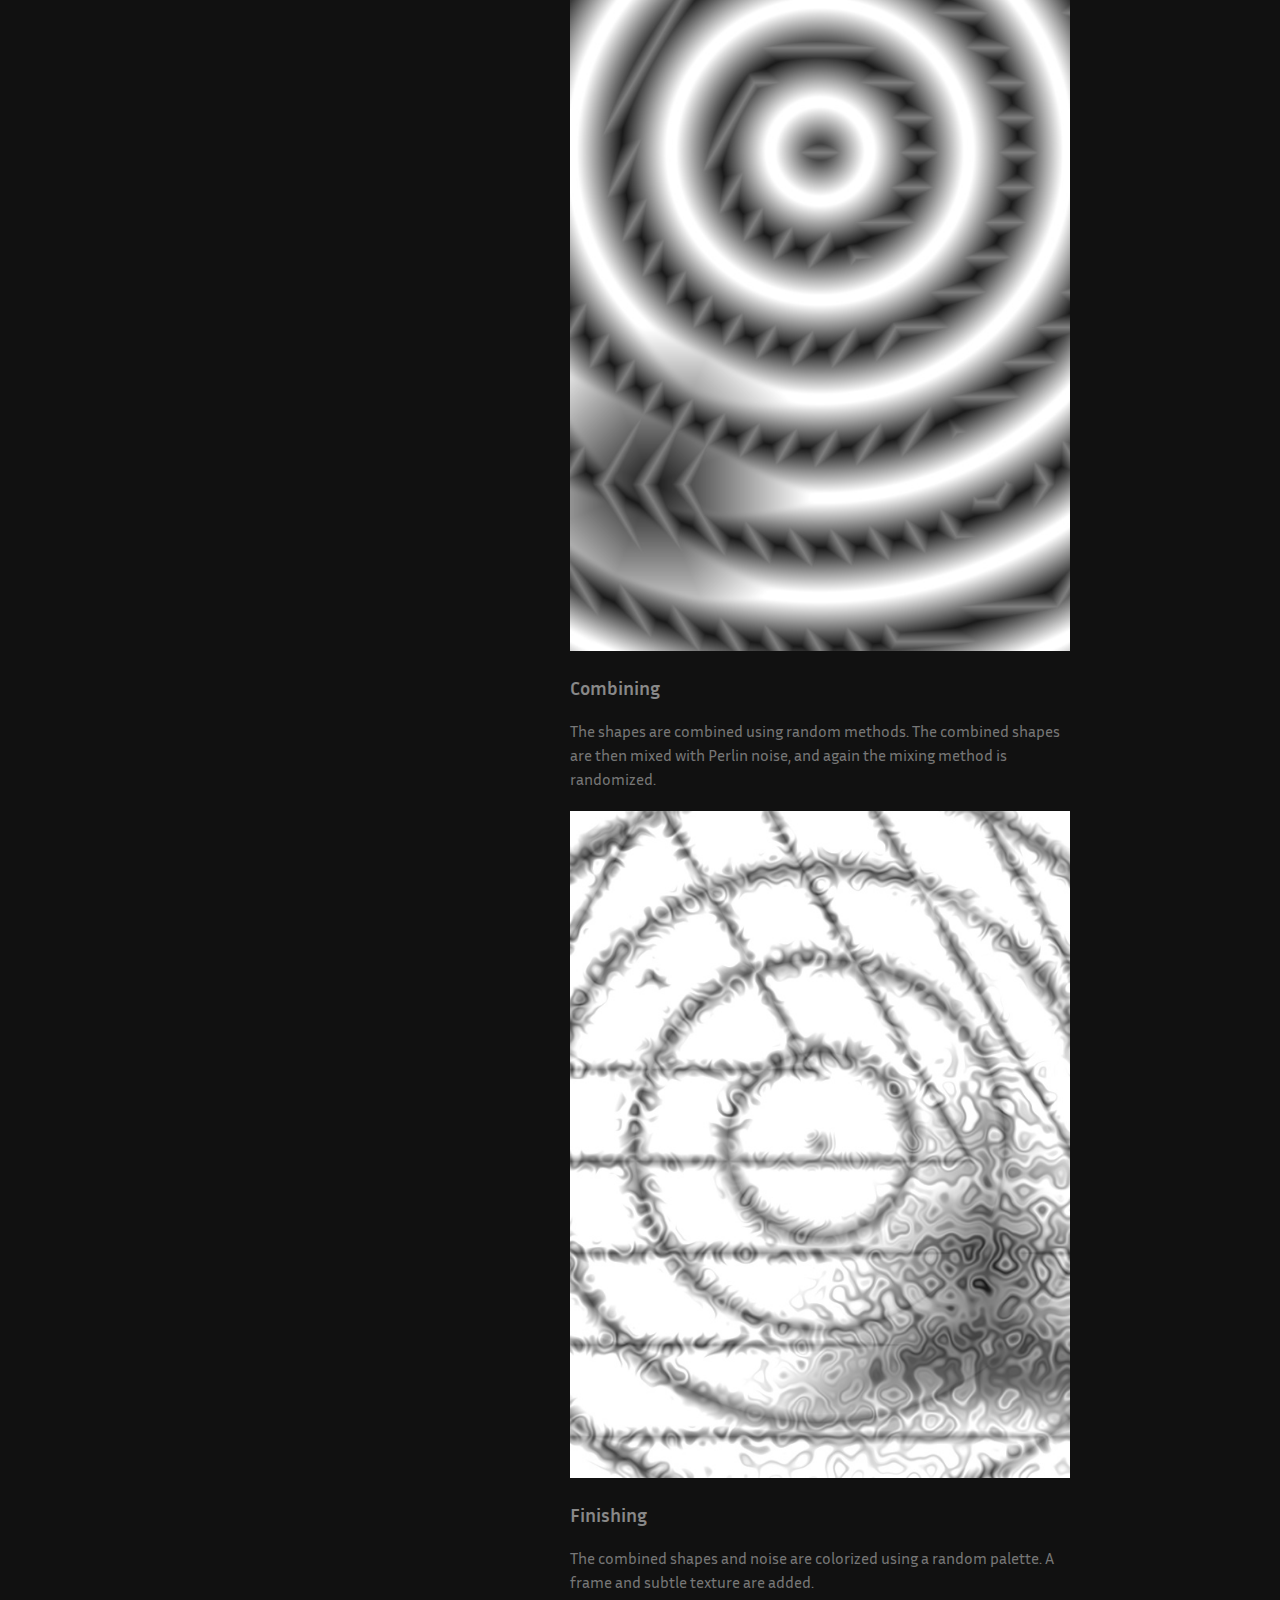
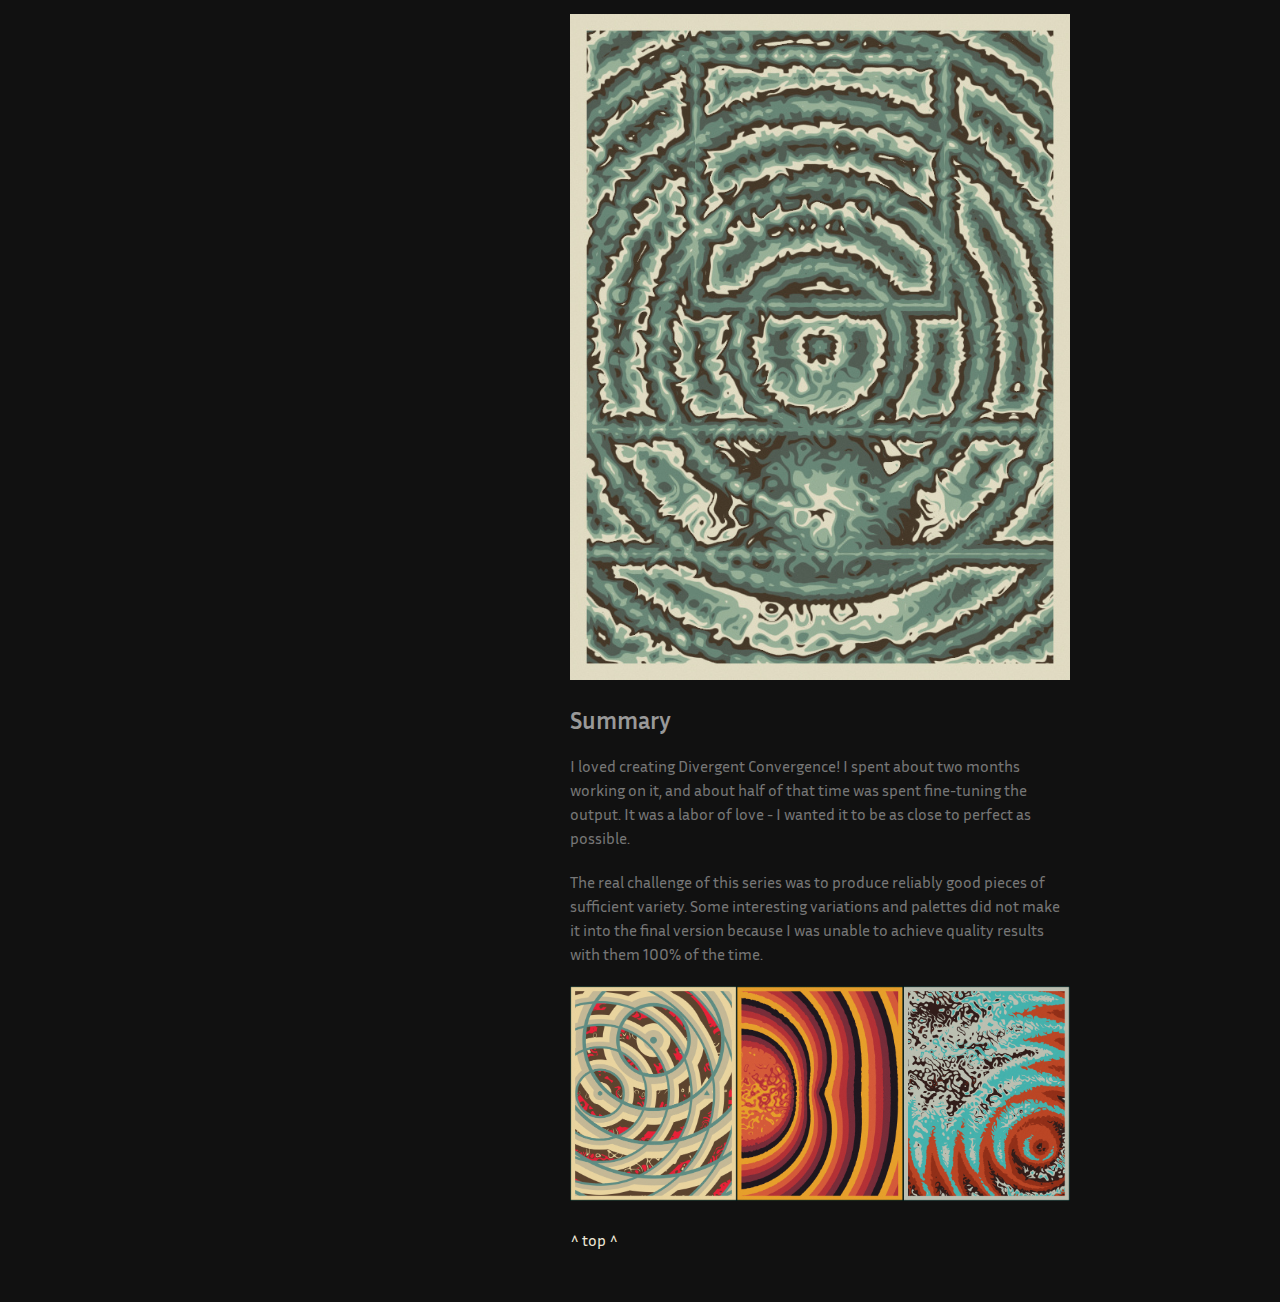
<file: site/dc.html>
<!DOCTYPE html>
<html lang="en-US">

<head>
    <meta charset="UTF-8">
    <meta http-equiv="X-UA-Compatible" content="IE=edge">
    <meta name="viewport" content="width=device-width, initial-scale=1">
    <title>Divergent Convergence | Project Overview</title>
    <meta name="description" content="Project overview for Divergent Convergence" />

    <link rel="stylesheet" href="./css/style.css">
    <link rel="icon" href="./img/favicon.png">
</head>

<body>
    <a name="top"></a>
    <div class="wrapper">
        <header>
            <h1><a href="./index.html">Jess Hewitt</a></h1>

            <img src="./img/jess-2022-800.jpg" alt="Jess Hewitt" class="profile-image" />

            <p>I am an artist and developer. I'm co-founder of <a href="https://noisefactor.io/">Noise Factor</a>, and am currently working on algorithmic art, and tools and workflows to create it.</p>

            <ul>
                <li>
                    <a rel="me" href="https://bsky.app/profile/jesshewitt.art">Bluesky</a>
                </li>
                <li>
                    <a rel="me" href="https://genart.social/@jesshewitt">Mastodon</a>
                </li>
                <li>
                    <a href="https://github.com/jesshewitt">GitHub</a>
                </li>
            </ul>

        </header>
        <section>
            
            <h1>Divergent Convergence</h1>

            <h2>Overview</h2>
            
            <p>
                <a href="https://www.fxhash.xyz/generative/13587">Divergent Convergence</a> is a long-form project for <a href="https://www.fxhash.xyz/">fxhash</a>, born from experiments with Perlin noise, domain distortion, and simple SDF shapes.
            </p>
            <p>
                The essence of this series is combining shapes and noise in interesting ways - balancing opposites. 
            </p>
            <img src="./img/Divergent-Convergence.png" alt="Divergent Convergence">
            <hr>

            <h2>Inspiration</h2>
            <p>
                My workflow has been typically shader-based, but I recently purchased a pen plotter and needed a source of randomness to use for generating SVG with Javascript. I decided to implement Perlin noise from scratch, just for fun.
            </p>
            <p>
                Of course, after I implemented it in Javascript, I had to port it to GLSL so I could also use it with shaders. I had so much fun using the noise in shaders that I have barely touched the plotter. (Sorry, friend!)
            </p>
            <p>
                I was curious about how far you could push simple concepts like Perlin noise and signed distance fields/functions to create visually compelling compositions. I also wanted to play around with the idea of order and chaos, especially the boundaries between the two.
                Divergent Convergence was inspired by this experimentation.
            </p>

            <h2>Process</h2>
            
            <p>
                The concept and process of this series is fairly simple - shapes and noise are combined and post-processed with a palette, frame and texture.
            </p>

            <h3>Domain distortion</h3>
            <p>
                Perlin noise is used to distort a set of coordinates. The scale and intensity of this distortion is randomized.
            </p>
            <img src="./img/dc/distortion.jpg" alt="Distorted coordinates">
            <hr>
            <h3>Perlin noise</h3>
            <p>
                Perlin noise is generated again, this time using the warped coordinates and a randomized scale.
            </p>
            <img src="./img/dc/perlin.jpg" alt="Perlin noise">
            <hr>
            <h3>Shapes</h3>
            <p>
                Three shapes are generated. The type, scale, and position of each shape are randomized.
            </p>
            <img src="./img/dc/shapes.jpg" alt="Shapes">
            <hr>
            <h3>Combining</h3>
            <p>
                The shapes are combined using random methods. The combined shapes are then mixed with Perlin noise, and again the mixing method is randomized.
            </p>
            <img src="./img/dc/mixed.jpg" alt="Combined shapes and noise">
            <hr>
            <h3>Finishing</h3>
            <p>
                The combined shapes and noise are colorized using a random palette. A frame and subtle texture are added.
            </p>
            <img src="./img/dc/final.jpg" alt="Final result">
            <hr>

            <h2>Summary</h2>
            <p>
                I loved creating Divergent Convergence! I spent about two months working on it, and about half of that time was spent fine-tuning the output. It was a labor of love - I wanted it to be as close to perfect as possible.
            </p>
            <p>
                The real challenge of this series was to produce reliably good pieces of sufficient variety. Some interesting variations and palettes did not make it into the final version 
                because I was unable to achieve quality results with them 100% of the time.
            </p>

            <a href="./img/dc/eliminated.jpg"><img src="./img/dc/eliminated.jpg" alt="Eliminated varieties"></a>
            <hr>

            <a href="#top">^ top ^</a>
        </section>
        <footer>
            <p><small>Theme by <a href="https://github.com/orderedlist">orderedlist</a></small></p>
        </footer>
    </div>
    <script src="./js/scale.fix.js"></script>

</body>

</html>
</file>
<file: site/css/style.css>
@import url('https://fonts.googleapis.com/css2?family=Inria+Sans&display=swap'); 

body {
    background-color: #111;
    padding: 50px;
    font: 16px/1.5 "Inria Sans", Helvetica, Arial, sans-serif;
    color: #777;
    font-weight: 400
}

p,
ul {
    margin: 0 0 20px;
}

h1,
h2,
h3 {
    margin: 0 0 20px;
    line-height: 1.1;
}

h1 {
    color: #bbb;
    font-size: 28px;
}

h2 {
    color: #999;
}

h3 {
    color: #888;
}

a {
    /*
    color: #3cc0cc;
    */
    color: #ede6d6;
    text-decoration: none;
}

a:hover,
a:focus {
    color: #cfc8b8;
}

b {
    color: #999;
    font-weight: normal;
}

.wrapper {
    width: 860px;
    margin: 0 auto
}

.art-image {
    border-radius: 0.5em;
    max-width: 200px;
    margin: 0.5em;
    text-align: center;
}

img, video {
    max-width: 100%;
}

.profile-image {
    max-width: 220px;
    border-radius: 100%;
    margin-bottom: 2em;
}

header {
    width: 270px;
    float: left;
    position: fixed;
    -webkit-font-smoothing: subpixel-antialiased;
}

hr {
    border:0;
    background: transparent;
    height:1px;
    margin:0 0 20px;
  }

strong {
    color: #222;
    font-weight: 700
}

section {
    width: 500px;
    float: right;
    padding-bottom: 50px
}

small {
    font-size: 11px
}

ul {
    list-style-type: none;
    padding-left: 0;
}

footer {
    width: 270px;
    float: left;
    position: fixed;
    bottom: 50px;
    -webkit-font-smoothing: subpixel-antialiased;
}

@media print,
screen and (max-width: 960px) {
    div.wrapper {
        width: auto;
        margin: 0;
    }

    header,
    section,
    footer {
        float: none;
        position: static;
        width: auto;
    }

    header {
        padding-right: 320px;
    }

    section {
        border: 1px solid #e5e5e5;
        border-width: 1px 0;
        padding: 20px 0;
        margin: 0 0 20px;
    }

    header ul {
        position: absolute;
        right: 50px;
        top: 52px;
    }
}

@media print,
screen and (max-width: 720px) {
    body {
        word-wrap: break-word;
    }

    header {
        padding: 0;
    }

    header ul,
    header p.view {
        position: static;
    }
}

@media print,
screen and (max-width: 480px) {
    body {
        padding: 15px;
    }
}

@media print {
    body {
        padding: 0.4in;
        font-size: 12pt;
        color: #444;
    }
}
</file>
